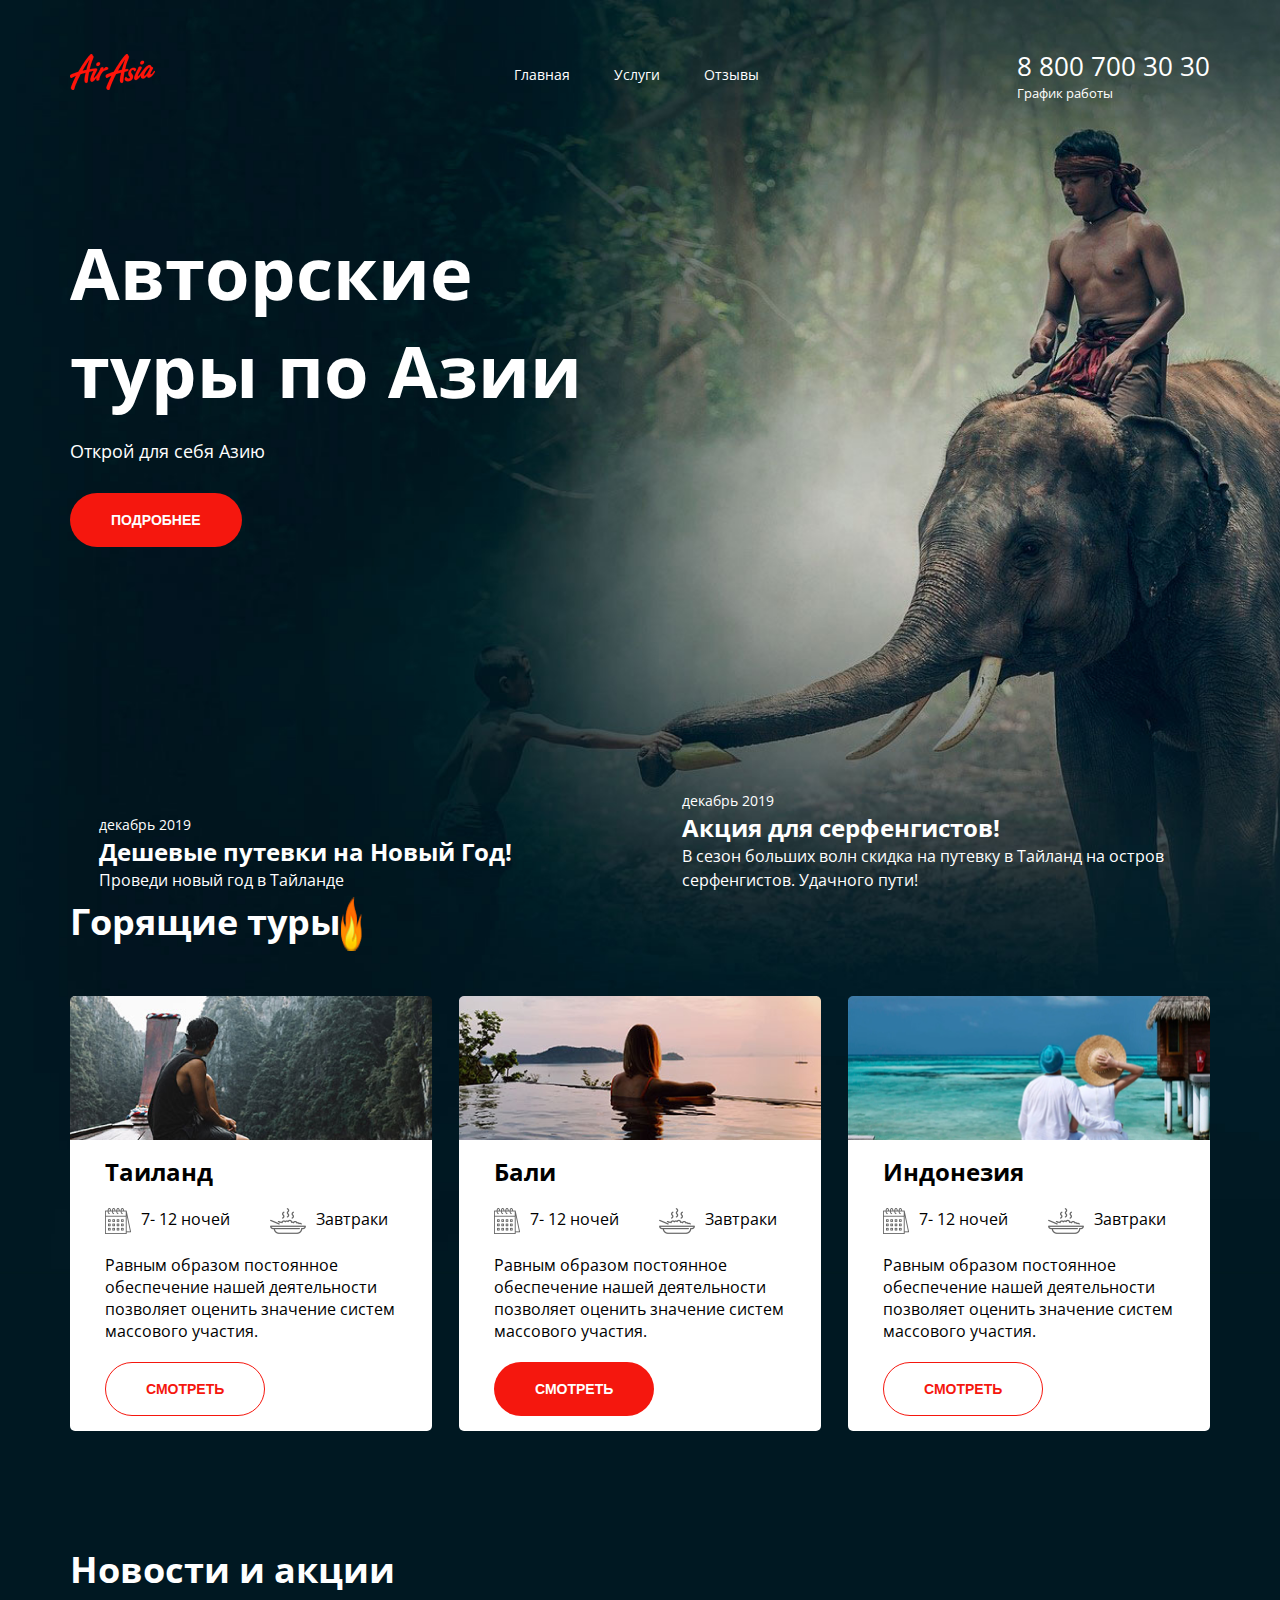
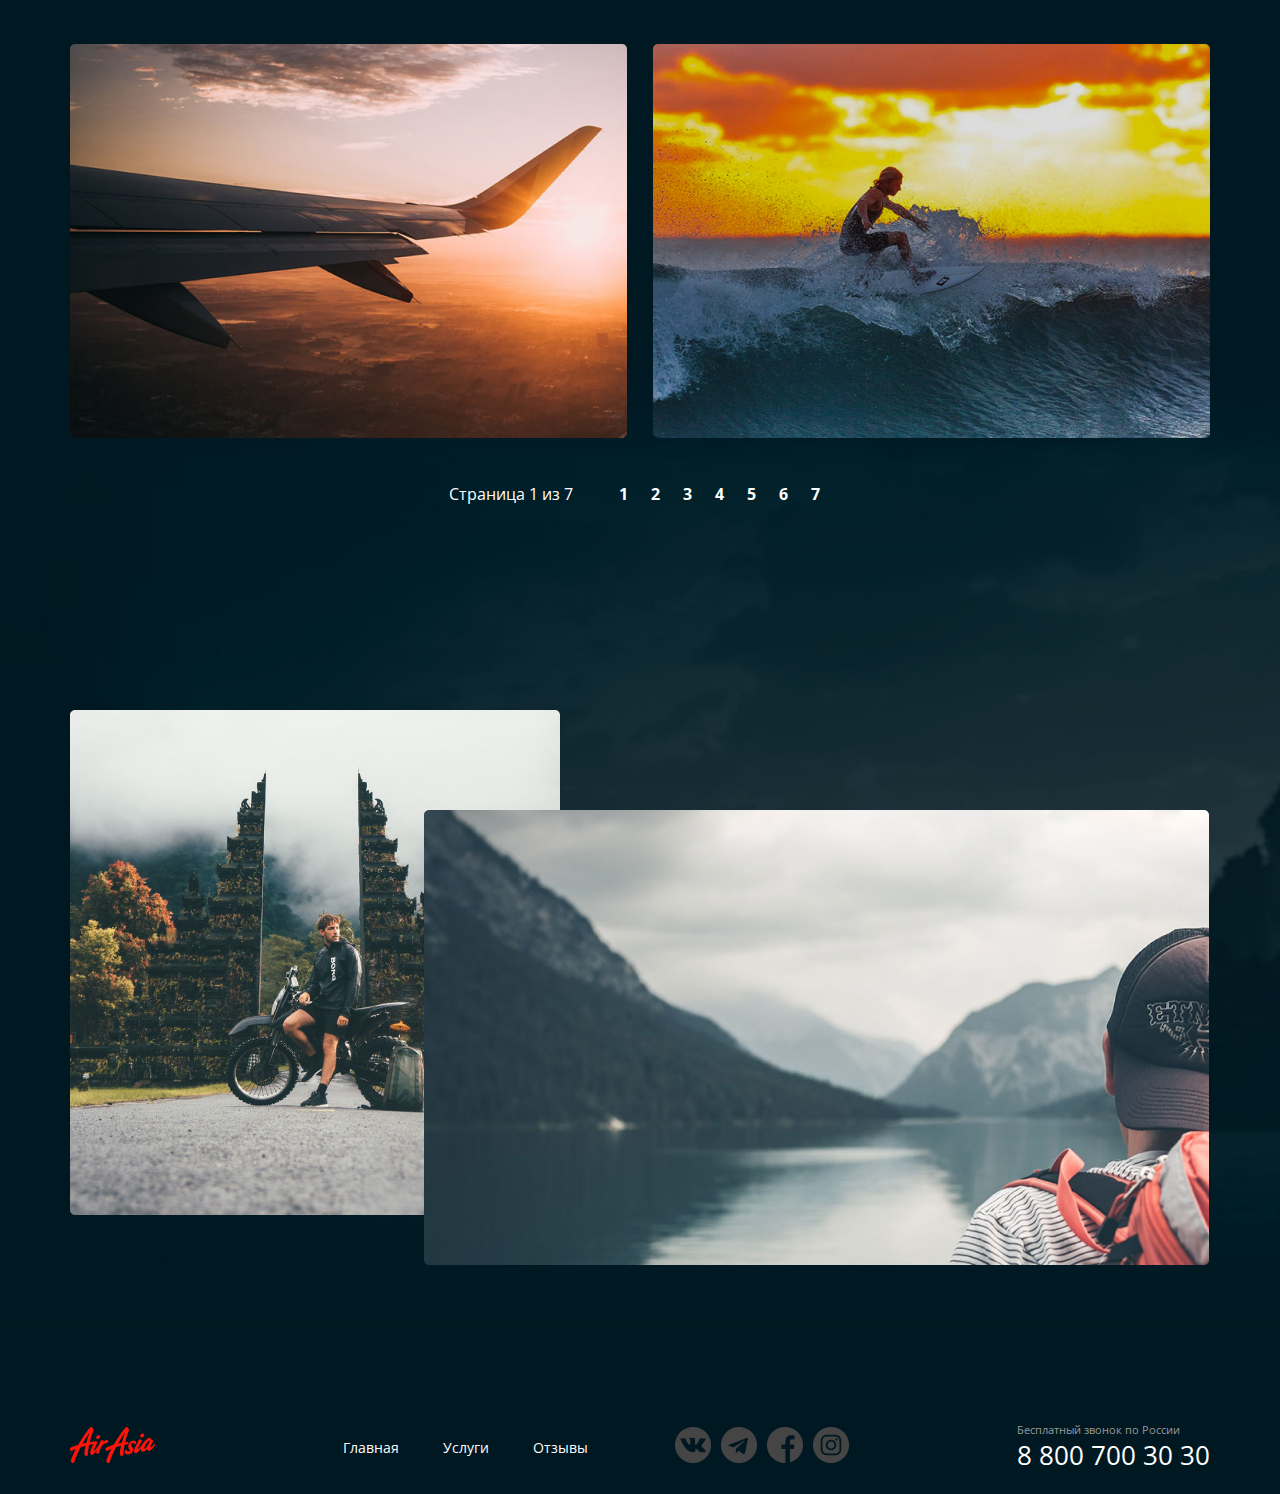
<file: layout/index.html>
<!DOCTYPE html>
<html lang="ru">
<head>
  <meta charset="UTF-8">
  <meta name="viewport" content="width=device-width, initial-scale=1.0">
  <title>Air-Asia</title>
  <link rel="stylesheet" href="main.css">
</head>
<body>
      <div class="wrapper">
        <div class="container">
        <header class="header">
          <div class="logo">
            <a href="#" class="logo__link">
              <img src="./img/logo.png" alt="Иконка логотипа" class="logo__icon">
            </a>
          </div>
          <nav class="menu">          
        <ul class="menu__list">
          <li class="menu__item"> 
            <a href="#" class="menu__link">Главная</a>
          </li>
          <li class="menu__item"> 
            <a href="#" class="menu__link">Услуги</a>
          </li>
          <li class="menu__item"> 
            <a href="#" class="menu__link">Отзывы</a>
          </li>
        </ul>
          </nav>
          <address class="contact">
            <a href="tel:+88007003030" class="contact__phone">8 800 700 30 30</a>
            <div class="contact__hour">График работы</div>
          </address>
        </header>

        <main class="main">
          <section class="prev">
            <h1 class="prev__title">Авторские туры по Азии</h1>
            <p class="prev__text">Открой для себя Азию</p>
            <div class="prev__button">
              <button class="button">Подробнее</button>
            </div>
            
          </section>

          <section class="hot-tours">
            <div class="hot-tours__head">
              <h2 class="hot-tours__title">Горящие туры</h2>
              <img src="./img/flame.png" alt="огонек" class="hot-tours__img">
            </div>
            <ul class="hot-tours__list">

              <li class="hot-tours__item">
                <img src="./img/river.png" alt="картинка к блоку" class="hot-tours__img">
                <div class="hot-tours__content">
                  <h3 class="hot-tours__subtitel">Таиланд</h3>
                  <div class="hot-tours__desc">
                    <div class="hot-tours__desc-block">
                      <img src="./img/calendar.png" alt="иконка" class="hot-tours__icon">
                      <p class="hot-tours__desc-text">7- 12 ночей</p>
                    </div>
                    <div class="hot-tours__desc-block">
                      <img src="./img/meal.png" alt="иконка" class="hot-tours__icon">
                      <p class="hot-tours__desc-text">Завтраки</p>
                    </div>
                    

                  </div>
                  <div class="hot-tours__info">
                    Равным образом постоянное обеспечение нашей деятельности позволяет оценить значение систем массового участия.
                  </div>
                  <div class="hot-tours__button">
                    <button class="button button--border">Смотреть</button>
                  </div>
                </div>
              </li>
              <li class="hot-tours__item">
                <img src="./img/bali.png" alt="картинка к блоку" class="hot-tours__img">
                <div class="hot-tours__content">
                  <h3 class="hot-tours__subtitel">Бали</h3>
                  <div class="hot-tours__desc">
                    <div class="hot-tours__desc-block">
                      <img src="./img/calendar.png" alt="иконка" class="hot-tours__icon">
                      <p class="hot-tours__desc-text">7- 12 ночей</p>
                    </div>
                    <div class="hot-tours__desc-block">
                      <img src="./img/meal.png" alt="иконка" class="hot-tours__icon">
                      <p class="hot-tours__desc-text">Завтраки</p>
                    </div>
                    

                  </div>
                  <div class="hot-tours__info">
                    Равным образом постоянное обеспечение нашей деятельности позволяет оценить значение систем массового участия.
                  </div>
                  <div class="hot-tours__button">
                    <button class="button ">Смотреть</button>
                  </div>
                </div>
              </li>
              <li class="hot-tours__item">
                <img src="./img/ocean.png" alt="картинка к блоку" class="hot-tours__img">
                <div class="hot-tours__content">
                  <h3 class="hot-tours__subtitel">Индонезия</h3>
                  <div class="hot-tours__desc">
                    <div class="hot-tours__desc-block">
                      <img src="./img/calendar.png" alt="иконка" class="hot-tours__icon">
                      <p class="hot-tours__desc-text">7- 12 ночей</p>
                    </div>
                    <div class="hot-tours__desc-block">
                      <img src="./img/meal.png" alt="иконка" class="hot-tours__icon">
                      <p class="hot-tours__desc-text">Завтраки</p>
                    </div>
                  
                  </div>
                  <div class="hot-tours__info">
                    Равным образом постоянное обеспечение нашей деятельности позволяет оценить значение систем массового участия.
                  </div>
                  <div class="hot-tours__button">
                    <button class="button button--border">Смотреть</button>
                  </div>
                </div>
              </li>

            </ul>
          </section>

          <section class="news">
            <h2 class="news__tittle">Новости и акции</h2>
            <ul class="news__cards">
              <li class="news__card">
                <img src="./img/plain.png" alt="фон для карточки" class="news__img">
                <div class="news__content">
                  <time class="news__date">декабрь 2019</time>
                  <h4 class="news__subtitel">Дешевые путевки на Новый Год!</h4>
                  <p class="news__info">Проведи новый год в Тайланде</p>
                </div>
              </li>
              <li class="news__card">
                <img src="./img/Surfer.png" alt="фон для карточки" class="news__img">
                <div class="news__content">
                  <time class="news__date">декабрь 2019</time>
                  <h4 class="news__subtitel">Акция для серфенгистов! </h4>
                  <p class="news__info">В сезон больших волн скидка на путевку в Тайланд на остров серфенгистов. Удачного пути!</p>
                </div>
              </li>
            </ul>
            <div class="paginator">
              <div class="paginator__display">
                Страница <span class="paginator__display-current">1</span>  из 
                <span class="paginator__display-all">7</span>
              </div>
              <ul class="paginator__list">
                <li class="paginator__item">
                  <a href="#" class="paginator__link">1</a>
                </li>
                <li class="paginator__item">
                  <a href="#" class="paginator__link">2</a>
                </li>
                <li class="paginator__item">
                  <a href="#" class="paginator__link">3</a>
                </li>
                <li class="paginator__item">
                  <a href="#" class="paginator__link">4</a>
                </li>
                <li class="paginator__item">
                  <a href="#" class="paginator__link">5</a>
                </li>
                <li class="paginator__item">
                  <a href="#" class="paginator__link">6</a>
                </li>
                <li class="paginator__item">
                  <a href="#" class="paginator__link">7</a>
                </li>
              </ul>
            </div>
          </section>

          <section class="about">
            <img src="./img/gates.png" alt="картинка" class="about__img">
            <div class="about__content">
              <img src="./img/mountains.png" alt="картинка" class="about-sec__img">
                <div class="sub-about__title">
                  <h2 class="about__title">О нас</h2>
                  <p class="about__subtext">Сайт рыбатекст поможет дизайнеру, верстальщику, вебмастеру сгенерировать несколько абзацев более менее осмысленного текста рыбы на русском языке, а начинающему оратору отточить навык публичных выступлений в домашних условиях.
                  </p>
                  <div class="about__button">
                    <button class="button">Подробнее</button>
                  </div>
              </div>

            </div>
          </section>
        </main>

        <footer class="footer">
          <div class="logo">
            <a href="#" class="logo__link">
              <img src="./img/logo.png" alt="Иконка логотипа" class="logo__icon">
            </a>
          </div>
          <nav class="menu menu--footer">          
            <ul class="menu__list">
              <li class="menu__item"> 
                <a href="#" class="menu__link">Главная</a>
              </li>
              <li class="menu__item"> 
                <a href="#" class="menu__link">Услуги</a>
              </li>
              <li class="menu__item"> 
                <a href="#" class="menu__link">Отзывы</a>
              </li>
            </ul>
          </nav>
          <div class="socials">
            <ul class="socials__list">
              <li class="socials__item">
                <a href="#" class="socials__link">
                  <img src="./img/vk.png" alt="иконка VK" class="socials__icon">
                </a>
              </li>
              <li class="socials__item">
                <a href="#" class="socials__link">
                  <img src="./img/telegram.png" alt="иконка TELEGRAM" class="socials__icon">
                </a>
              </li>
              <li class="socials__item">
                <a href="#" class="socials__link">
                  <img src="./img/f.png" alt="иконка FACEBOOK" class="socials__icon">
                </a>
              </li>
              <li class="socials__item">
                <a href="#" class="socials__link">
                  <img src="./img/in.png" alt="иконка INSTAGRAM" class="socials__icon">
                </a>
              </li>
            </ul>
          </div>
          <address class="contact">
            <div class="contact__call">Бесплатный звонок по России</div>
            <a href="tel:+88007003030" class="contact__phone">8 800 700 30 30</a>
          </address>
        </footer>
      </div>
    </div>
</body>
</html>
</file>
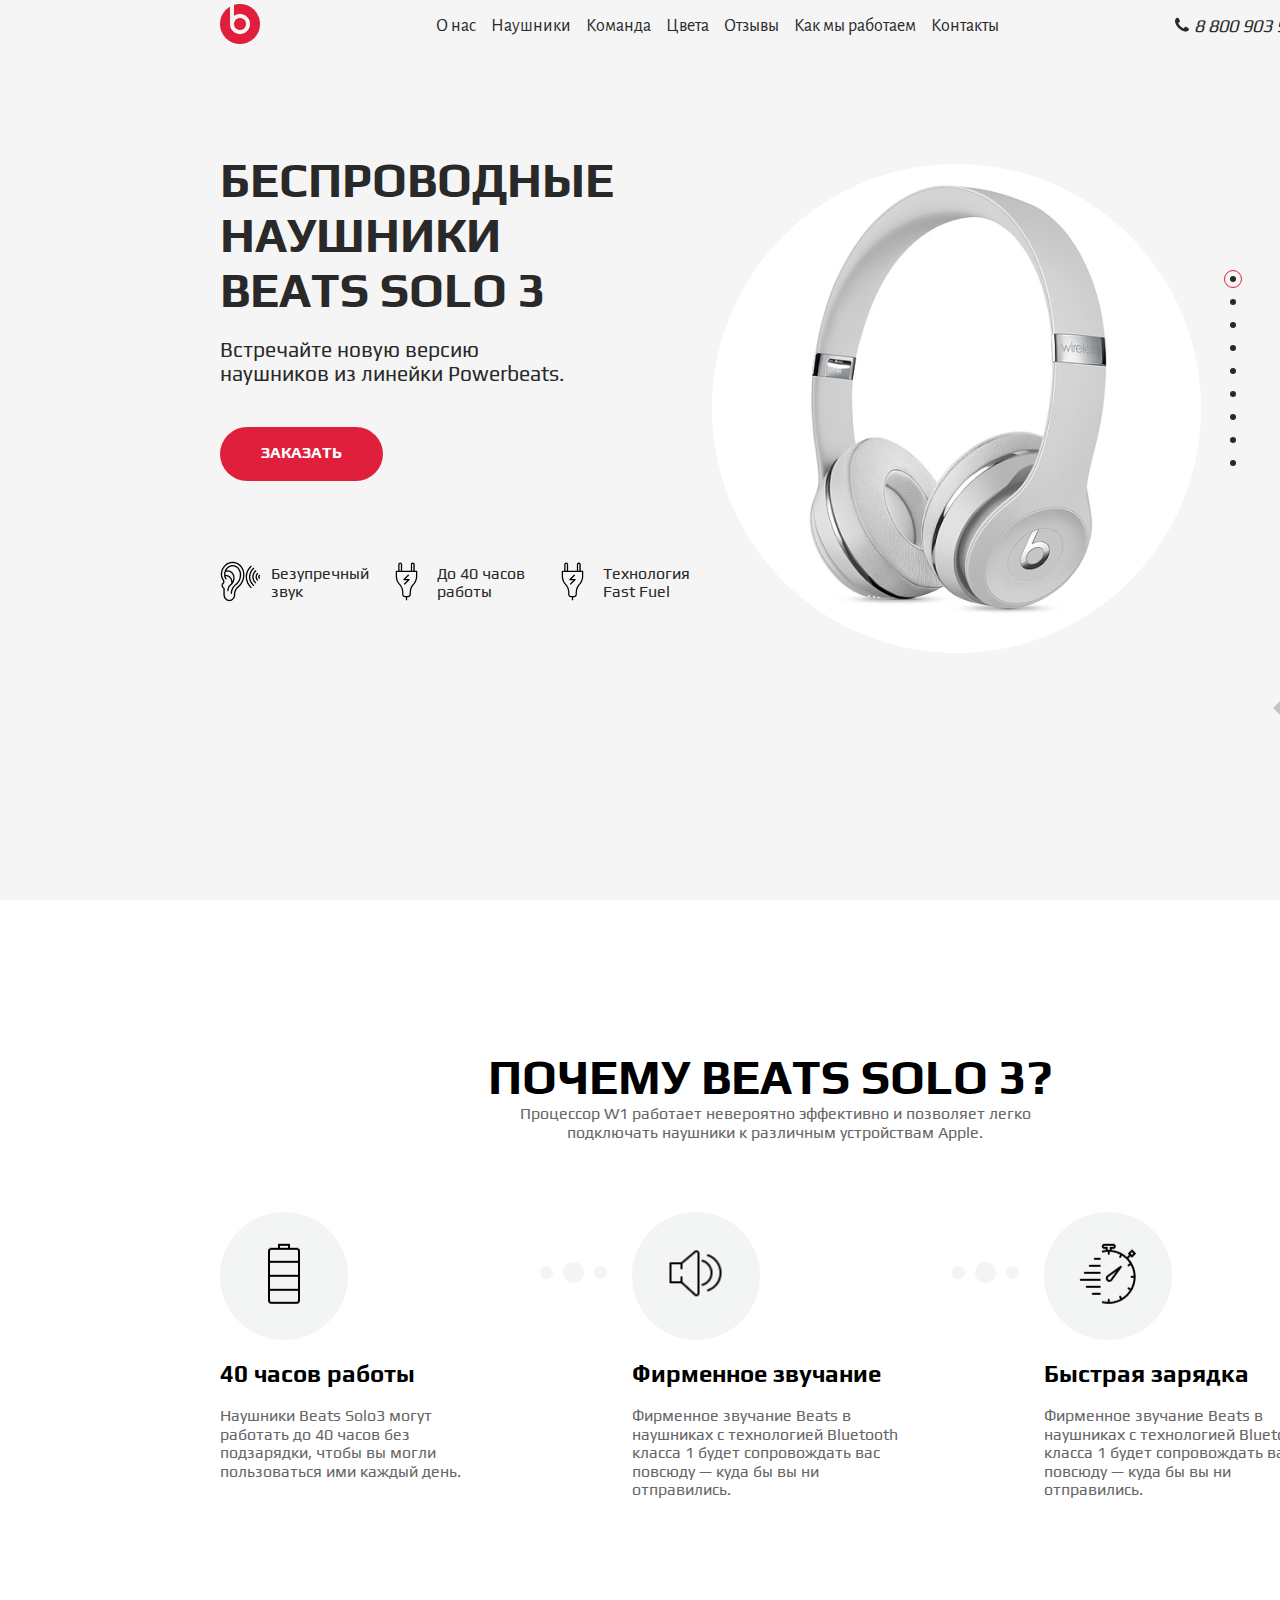
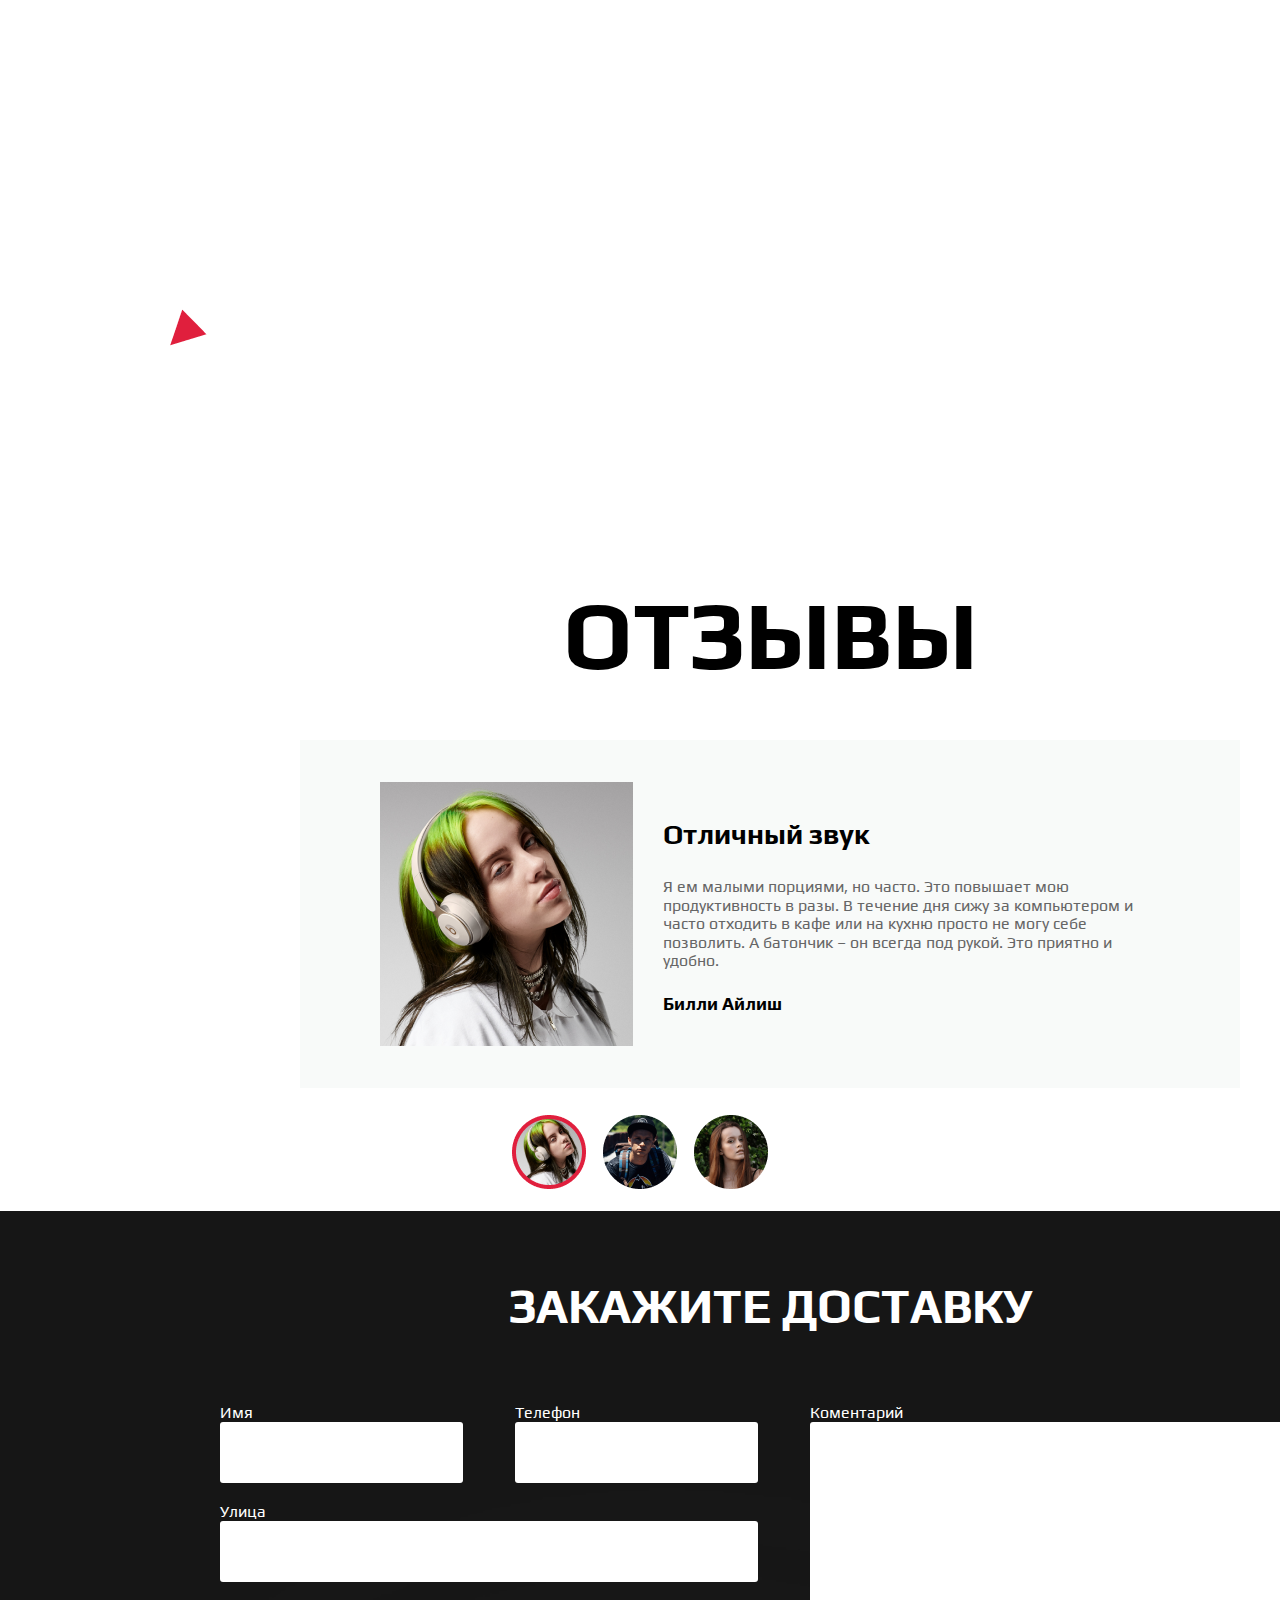
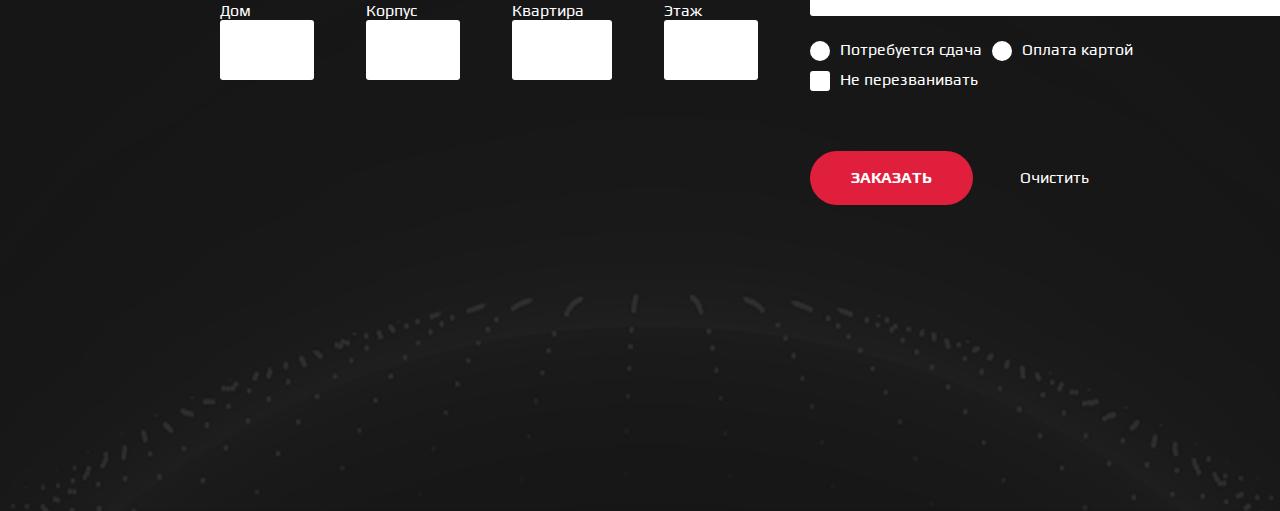
<file: layout_2/layout_2/index.html>
<!DOCTYPE html>
<html lang="ru">
<head>
  <meta charset="UTF-8">
  <meta name="viewport" content="width=device-width, initial-scale=1.0">
  <link rel="stylesheet" href="css/normalize.css">
  <link rel="stylesheet" href="css/main.css">
  <title>BEATS</title>
</head>
<body>
    <div class="wrapper">

        <section class="prev">
          <div class="container container__header">
            <header class="header">
              <div class="logo">
                <img src="./img/logo.png" alt="logo">
              </div>
              <div class="nav">
                <nav class="menu">
                  <ul class="menu__list">
                    <li class="menu__item">
                      <a href="" class="menu__link">О нас</a>
                    </li>
                    <li class="menu__item">
                      <a href="" class="menu__link">Наушники</a>
                    </li>
                    <li class="menu__item">
                      <a href="" class="menu__link">Команда</a>
                    </li>
                    <li class="menu__item">
                      <a href="" class="menu__link">Цвета</a>
                    </li>
                    <li class="menu__item">
                      <a href="" class="menu__link">Отзывы</a>
                    </li>
                    <li class="menu__item">
                      <a href="" class="menu__link">Как мы работаем</a>
                    </li>
                    <li class="menu__item">
                      <a href="" class="menu__link">Контакты </a>
                    </li>
                  </ul>
                </nav>
              </div>
              <address class="contact">
                <a href="tel:+78009039090" class="contact__tel">8 800 903 90 90</a>
              </address>
            </header>

            <div class="prev__info">
              <div class="prev__title">
                <h1 class="prev__title__text">Беспроводные наушники Beats Solo 3</h1>
              </div>
              <div class="prev__subtitle">
                <p class="prev__subtitle__text">Встречайте новую версию наушников 
                  из линейки Powerbeats.</p>
              </div>
              <div class="prev__button">
                <button class="button">Заказать</button>
              </div>
            </div>

            <div class="prev__short">
              <ul class="prev__list">
                <li class="prev__item">
                  <div class="prev__item__img">
                    <img src="img/noise 1.png" alt="">
                  </div>
                  <div class="prev__item__text">
                    <p class="prev__text">Безупречный звук</p>
                  </div>
                </li>
                <li class="prev__item">
                  <div class="prev__item__img">
                    <img src="img/main-3.png" alt="">
                  </div>
                  <div class="prev__item__text">
                    <p class="prev__text">До 40 часов работы</p>
                  </div>
                </li>
                <li class="prev__item">
                  <div class="prev__item__img">
                    <img src="img/main-3.png" alt="">
                  </div>
                  <div class="prev__item__text">
                    <p class="prev__text">Технология Fast Fuel </p>
                  </div>
                </li>
            </div>

            <div class="element">
              <div class="element__figure"></div>
            </div>
          </div>
        </section>

        <section class="features">
          <div class="container container__features">
            <div class="features__overwue">
              <div class="features__title">
                <h1 class="features__title__text">почему beats solo 3?</h1>
              </div>
              <div class="features__subtitle">
                <p class="features__subtitle__text">Процессор W1 работает невероятно эффективно и позволяет легко 
                  подключать наушники к различным устройствам Apple.</p>
              </div>
            </div>
  
              <div class="features__desc">
               <ul class="features__list">
                <li class="features__item">
                  <div class="features__img">
                    <div class="features__icon">
                      <img src="./img/feat-1.png" alt="battery" class="feature__image">
                    </div>
                  </div>
                  <div class="features__subdesc">
                    <div class="features__desc">
                      <div class="features__card__title">
                        <h2 class="features__card__text">40 часов работы</h2>
                      </div>
                    </div>
                      <div class="features__card__subtitle">
                        <p class="features__card__subtext">Наушники Beats Solo3 могут работать 
                          до 40 часов без подзарядки, чтобы вы 
                          могли пользоваться ими каждый день.
                        </p>
                      </div>
                  </div>
                </li>
                <li class="features__item">
                  <div class="features__img">
                    <div class="features__icon">
                      <img src="./img/sound 1.png" alt="battery" class="feature__image">
                    </div>
                  </div>
                  <div class="features__subdesc">
                    <div class="features__desc">
                      <div class="features__card__title">
                        <h2 class="features__card__text">Фирменное звучание</h2>
                      </div>
                    </div>
                      <div class="features__card__subtitle">
                        <p class="features__card__subtext">Фирменное звучание Beats в наушниках 
                          с технологией Bluetooth класса 
                          1 будет сопровождать вас повсюду — 
                          куда бы вы ни отправились.
                        </p>
                      </div>
                  </div>
                </li>
                <li class="features__item">
                  <div class="features__img">
                    <div class="features__icon">
                      <img src="./img/time 1.png" alt="battery" class="feature__image">
                    </div>
                  </div>
                  <div class="features__subdesc">
                    <div class="features__desc">
                      <div class="features__card__title">
                        <h2 class="features__card__text">Быстрая зарядка</h2>
                      </div>
                    </div>
                      <div class="features__card__subtitle">
                        <p class="features__card__subtext">Фирменное звучание Beats в наушниках 
                          с технологией Bluetooth класса 
                          1 будет сопровождать вас повсюду — 
                          куда бы вы ни отправились.
                        </p>
                      </div>
                  </div>
                </li>
               </ul>
            </div>


          </div>
        </section>

        <section class="feedback">
            <div class="container container__feedback">
                <div class="feedback__title">
                  <h1>отзывы</h1>
                </div>
                <div class="feedback__area">
                  <div class="feedback__overwue">
                    <img src="./img/Rectangle 7.png" alt="фото профиля">
                    <div class="feedback__comment">
                      <div class="feedback__title__text">
                        <h3>Отличный звук</h3>
                      </div>
                      <div class="feedback__text">
                        <p>Я ем малыми порциями, но часто. Это повышает мою продуктивность в разы. В течение дня сижу за компьютером и часто отходить в кафе или на кухню просто не могу себе позволить. А батончик – он всегда под рукой. Это приятно и удобно. </p>
                      </div>
                      <div class="feedback__subtitle">
                        <h4>Билли Айлиш</h4>
                      </div>

                    </div>
                  </div>

                  <div class="element__second">
                    <div class="element__elipse">
                      <img src="./img/Ellipse 4.png" alt="">
                    </div>
                  </div>
                </div>

            </div>
            <div class="feedback__profiles">
                <ul class="feedback__list">
                  <li class="feedback__item">
                    <button class="feedback__button">
                      <div class="feedback__avatar">
                        <img src="./img/avatar1.png" alt="" class="feedback__image">
                      </div>
                    </button>
                  </li>
                  <li class="feedback__item">
                    <button class="feedback__button">
                      <div class="feedback__avatar">
                        <img src="./img/avatar2.png" alt="" class="feedback__image">
                      </div>
                    </button>
                  </li>
                  <li class="feedback__item">
                    <button class="feedback__button">
                      <div class="feedback__avatar">
                        <img src="./img/avatar3.png" alt="" class="feedback__image">
                      </div>
                    </button>
                  </li>
                </ul>
            </div>
            
        </section>

        <section class="order">
            <div class="container container__order">
              <div class="order__title">
                <h1 class="order__title__text">
                  закажите доставку
                </h1>
              </div>
              <div class="order__form">
                <form class="form">
                  <div class="form__col">
                    <div class="form__row">
                      <label class="form__block">
                        <div class="form__title">
                          Имя
                        </div>
                        <input type="text" class="form__input"></input>
                      </label>
                      <label class="form__block">
                        <div class="form__title">
                          Телефон
                        </div>
                        <input type="text" class="form__input"></input>
                      </label>
                    </div>
                    <div class="form__row">
                      <label class="form__block">
                        <div class="form__title">
                          Улица
                        </div>
                        <input type="text" class="form__input"></input>
                      </label>
                    </div>
                    <div class="form__row">
                      <label class="form__block">
                        <div class="form__title">
                          Дом
                        </div>
                        <input type="text" class="form__input"></input>
                      </label>
                      <label class="form__block">
                        <div class="form__title">
                          Корпус
                        </div>
                        <input type="text" class="form__input"></input>
                      </label>
                      <label class="form__block">
                        <div class="form__title">
                          Квартира
                        </div>
                        <input type="text" class="form__input"></input>
                      </label>
                      <label class="form__block">
                        <div  class="form__title">
                          Этаж
                        </div>
                        <input type="text" class="form__input"></input>
                      </label>
                    </div>
                  </div>
                  <div class="form__col">
                    <div class="form__row">
                      <label class="form__block">
                        <div class="form__title">
                          Коментарий
                        </div>
                        <textarea type="text" class="form__input form__input--textarea"></textarea>
                      </label>
                    </div>
                    <div class="form__radio">
                      <label class="radio">
                        <input type="radio" name="option" class="radio__elem">
                        <div class="radio__visible"></div>
                        <div class="radio__title">Потребуется сдача</div>
                      </label>
                      <label class="radio">
                        <input type="radio" name="option" class="radio__elem">
                        <div class="radio__visible"></div>
                        <div class="radio__title">Оплата картой</div>
                      </label>
                    </div>
                    <div class="form__controls">
                      <label class="radio radio--check">
                        <input type="checkbox"  class="radio__elem radio--check">
                        <div class="radio__visible"></div>
                        <div class="radio__title">Не перезванивать</div>
                      </label>
                    </div>
                    <div class="form__buttons">
                      <div class="prev__button">
                        <button class="button">Заказать</button>
                      </div>
                      <div class="prev__button">
                        <button class="button button--transparent">Очистить</button>
                      </div>
                    </div>
                  </div>
                </form>
              </div>
            </div>
        </section>
    </div>
    <nav class="fixed__menu">
      <ul class="fixed__list">
        <li class="fixed__item fixed__item--active">
          <a href="#" class="fixed__link"></a>
        </li>
        <li class="fixed__item">
          <a href="#" class="fixed__link"></a>
        </li>
        <li class="fixed__item">
          <a href="#" class="fixed__link"></a>
        </li>
        <li class="fixed__item">
          <a href="#" class="fixed__link"></a>
        </li>
        <li class="fixed__item">
          <a href="#" class="fixed__link"></a>
        </li>
        <li class="fixed__item">
          <a href="#" class="fixed__link"></a>
        </li>
        <li class="fixed__item">
          <a href="#" class="fixed__link"></a>
        </li>
        <li class="fixed__item">
          <a href="#" class="fixed__link"></a>
        </li>
        <li class="fixed__item">
          <a href="#" class="fixed__link"></a>
        </li>
      </ul>
    </nav>
</body>
</html>
</file>
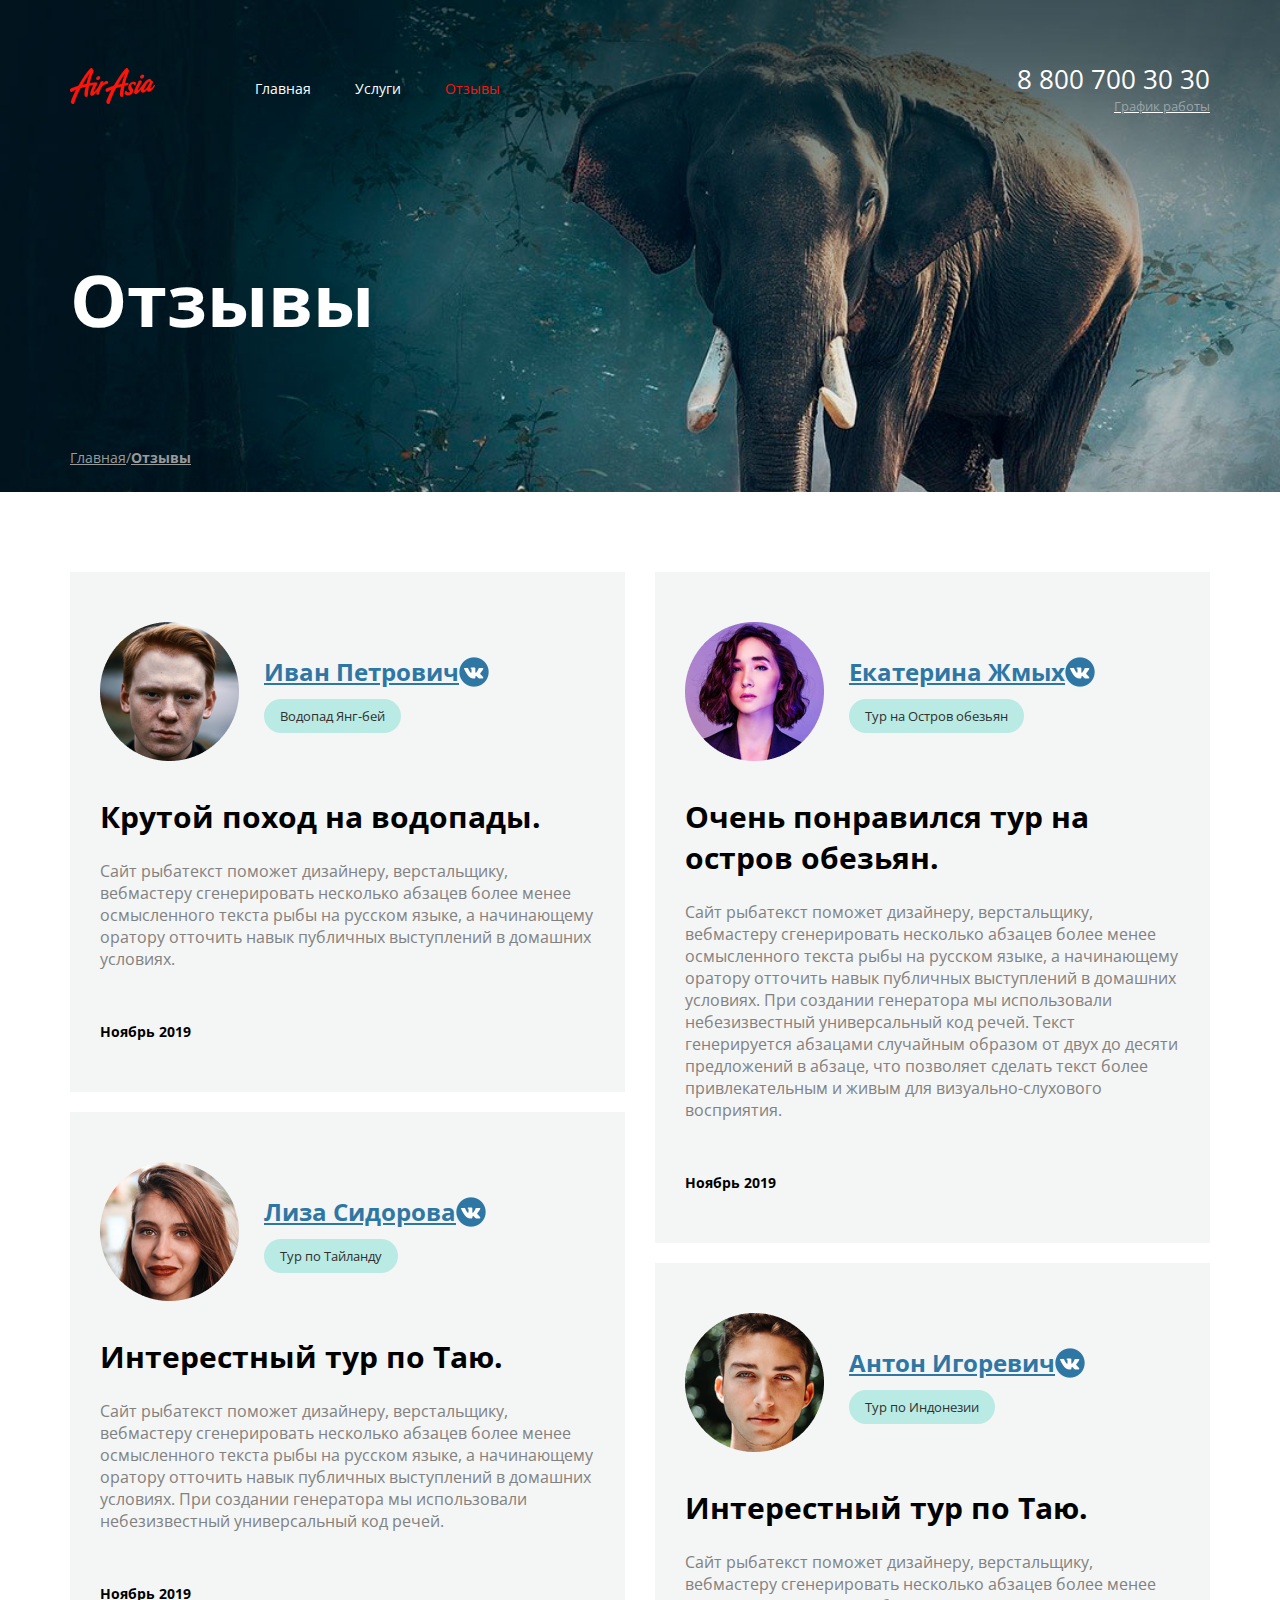
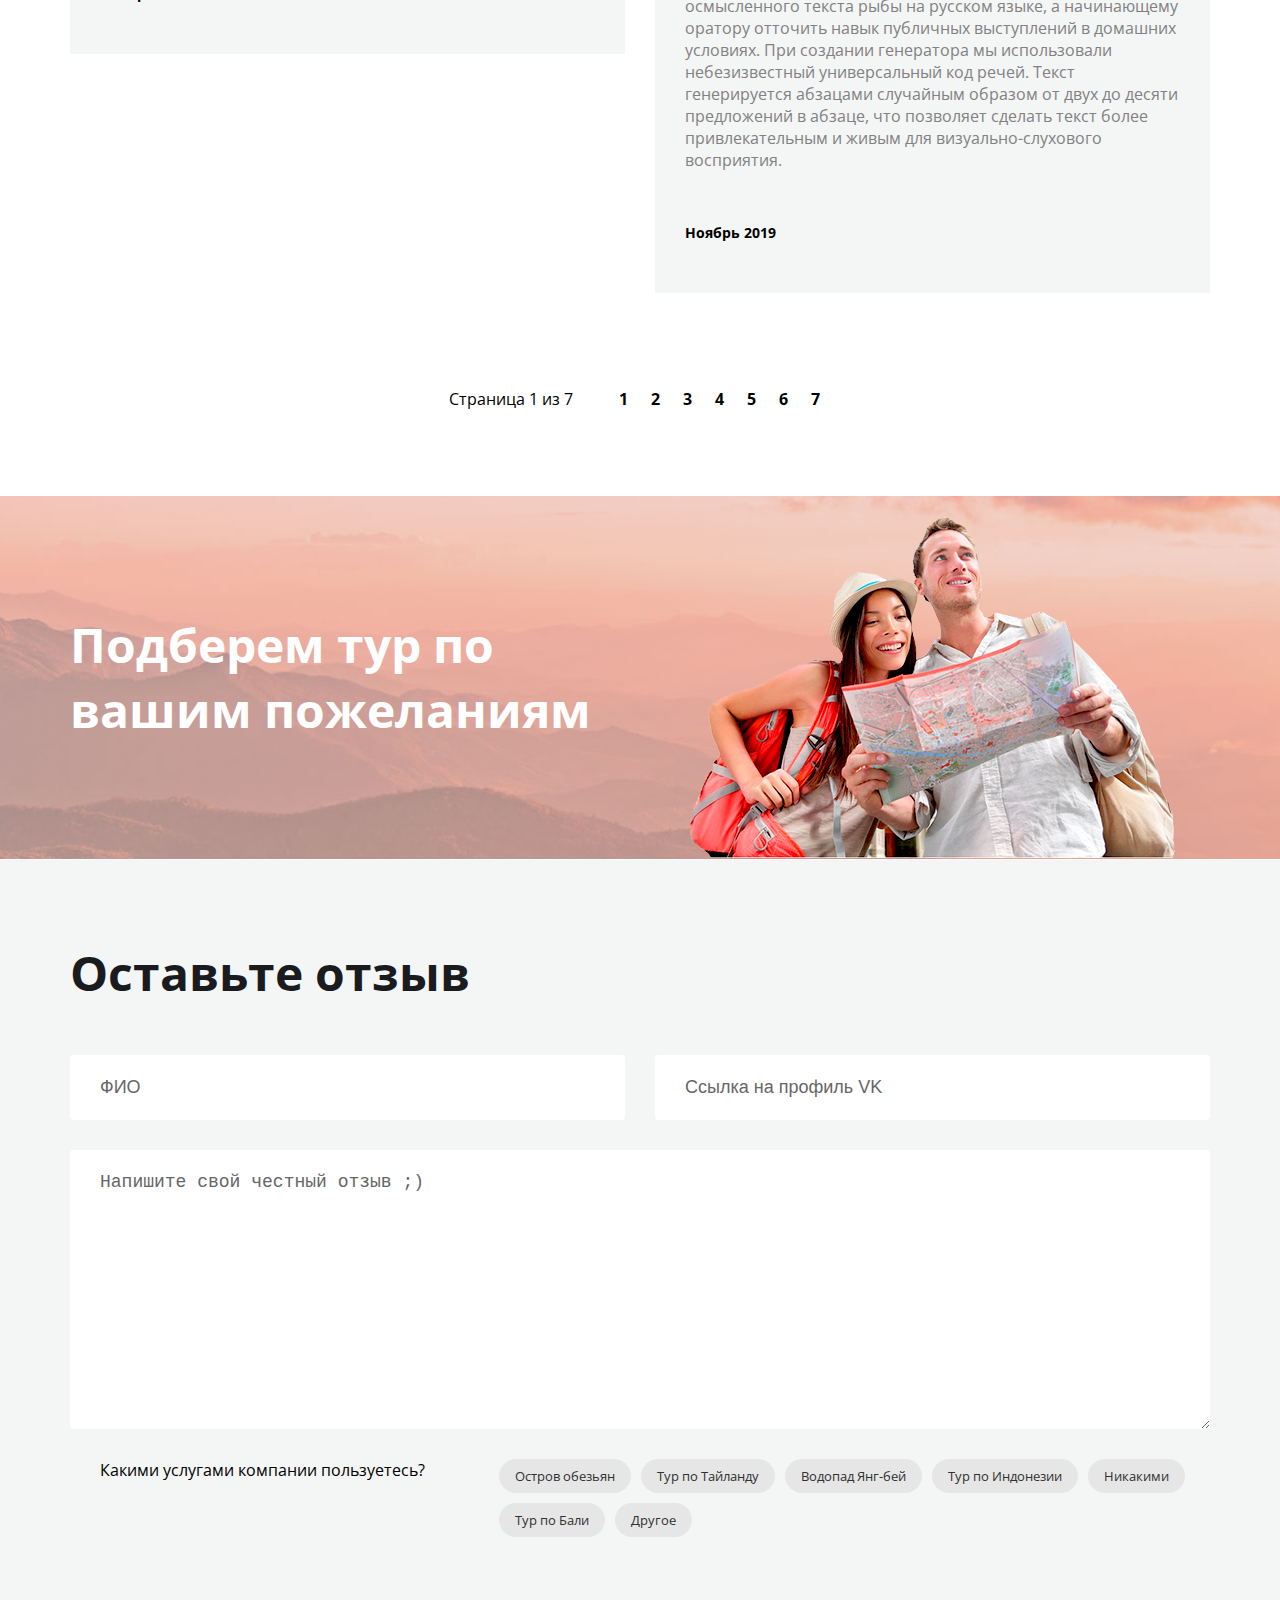
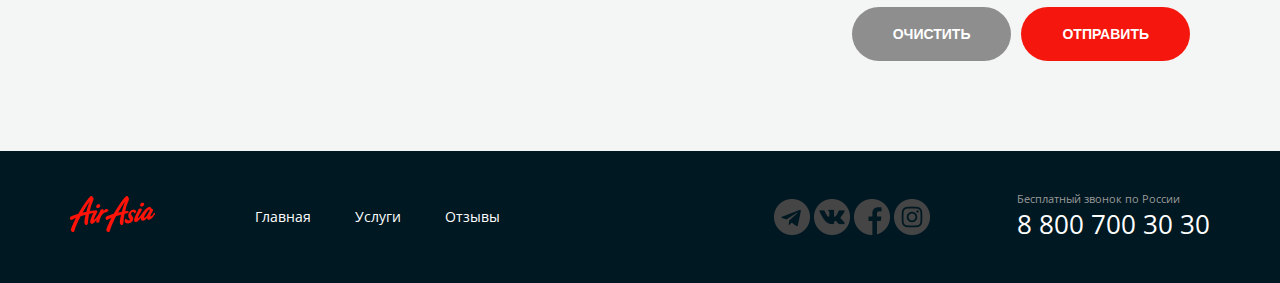
<file: layout/feedback.html>
<!DOCTYPE html>
<html lang="ru">
<head>
  <meta charset="UTF-8">
  <meta name="viewport" content="width=device-width, initial-scale=1.0">
  <title>Отзывы</title>
  <link rel="stylesheet" href="feedback.css">
</head>
<body>
    <div class="wrapper">
      <section class="header__top">
        <div class="container header__top--container">
          <header class="header">
            <div class="header__column">
              <div class="logo">
                <a href="./index.html" class="logo__link">
                  <img src="./img/logo.png" alt="Иконка логотипа" class="logo__icon">
                </a>
              </div>
              <nav class="menu">          
                <ul class="menu__list">
                    <li class="menu__item"> 
                      <a href="./index.html" class="menu__link">Главная</a>
                    </li>
                    <li class="menu__item"> 
                      <a href="./services.html" class="menu__link">Услуги</a>
                    </li>
                    <li class="menu__item"> 
                      <a href="./feedback.html" class="menu__link menu__link--active">Отзывы</a>
                    </li>
                </ul>
              </nav>
            </div>
            <div class="heder__column heder__column--alighn--right">
              <address class="contact">
                <a href="tel:+88007003030" class="contact__phone">8 800 700 30 30</a>
                <div class="contact__hour">
                  <a href="#" class="contact__dropdawn">График работы</a>
                  <div class="dropdawn__menu">                
                    <div class="contact__dropdawn-triangl">
                      <div class="contact__dropdawn-triangle-text">
                        <p class="contact__dropdawn-triangle__sub-text contact__dropdawn-triangle__sub-text--bold">пн-вс: 09:00 - 20:00</p>
                        <p class="contact__dropdawn-triangle__sub-text">Обед: 14:00-14:30</p>
                      </div>
                    </div>
                  </div>
  
                </div>
              </address>
            </div>
          </header>
            <h1 class="service__title">Отзывы</h1>
            <nav class="breadcrumbs">
              <ul class="breadcrumbs__list">
                <li class="breadcrumbs__item">
                  <a href="./index.html" class="breadcrumbs__link">Главная</a>
                </li>
                <li class="breadcrumbs__item breadcrumbs__item--active ">
                  <a href="./feedback.html" class="breadcrumbs__link">Отзывы</a>
                </li>
              </ul>
            </nav>
        </section>


        <main class="feedback__main">
          <div class="container">
            <ul class="feedback__main__list">
              <li class="feedback__item feedback">
                <div class="feedback__head">
                  <div class="feedback__photo">
                    <div class="avatar">
                      <img src="./img/user.png" alt="Фото" class="avatar__img">
                    </div>
                  </div>
                  <div class="feedback__info">
                    <a href="#" class="feedback__link">
                      Иван Петрович
                    </a>
                    <ul class="feedback__list">
                      <li class="user__item tag tag--color">
                        Водопад Янг-бей
                      </li>
                    </ul>
                  </div>
                </div>
                <div class="feedback__content">
                  <h3 class="feedback__title">Крутой поход на водопады.</h3>
                  <div class="feedback__text">
                    <p>Сайт рыбатекст поможет дизайнеру, верстальщику, вебмастеру сгенерировать несколько абзацев более менее осмысленного текста рыбы на русском языке, а начинающему оратору отточить навык публичных выступлений в домашних условиях.</p>
                  </div>
                  <time class="feedback__time">Ноябрь 2019</time>
                </div>
              </li>
              <li class="feedback__item feedback">
                <div class="feedback__head">
                  <div class="feedback__photo">
                    <div class="avatar">
                      <img src="./img/user3.png" alt="Фото" class="avatar__img">
                    </div>
                  </div>
                  <div class="feedback__info">
                    <a href="#" class="feedback__link">
                      Лиза Сидорова
                    </a>
                    <ul class="feedback__list">
                      <li class="user__item tag tag--color">
                        Тур по Тайланду
                      </li>
                    </ul>
                  </div>
                </div>
                <div class="feedback__content">
                  <h3 class="feedback__title">Интерестный тур по Таю.</h3>
                  <div class="feedback__text">
                    <p>Сайт рыбатекст поможет дизайнеру, верстальщику, вебмастеру сгенерировать несколько абзацев более менее осмысленного текста рыбы на русском языке, а начинающему оратору отточить навык публичных выступлений в домашних условиях. При создании генератора мы использовали небезизвестный универсальный код речей. </p>
                  </div>
                  <time class="feedback__time">Ноябрь 2019</time>
                </div>
              </li>
              <li class="feedback__item feedback">
                <div class="feedback__head">
                  <div class="feedback__photo">
                    <div class="avatar">
                      <img src="./img/user2.png" alt="Фото" class="avatar__img">
                    </div>
                  </div>
                  <div class="feedback__info">
                    <a href="#" class="feedback__link">
                      Екатерина Жмых
                    </a>
                    <ul class="feedback__list">
                      <li class="user__item tag tag--color">
                        Тур на Остров обезьян
                      </li>
                    </ul>
                  </div>
                </div>
                <div class="feedback__content">
                  <h3 class="feedback__title">Очень понравился тур на остров обезьян.</h3>
                  <div class="feedback__text">
                    <p>Сайт рыбатекст поможет дизайнеру, верстальщику, вебмастеру сгенерировать несколько абзацев более менее осмысленного текста рыбы на русском языке, а начинающему оратору отточить навык публичных выступлений в домашних условиях. При создании генератора мы использовали небезизвестный универсальный код речей. Текст генерируется абзацами случайным образом от двух до десяти предложений в абзаце, что позволяет сделать текст более привлекательным и живым для визуально-слухового восприятия.</p>
                  </div>
                  <time class="feedback__time">Ноябрь 2019</time>
                </div>
              </li>
              <li class="feedback__item feedback">
                <div class="feedback__head">
                  <div class="feedback__photo">
                    <div class="avatar">
                      <img src="./img/user4.png" alt="Фото" class="avatar__img">
                    </div>
                  </div>
                  <div class="feedback__info">
                    <a href="#" class="feedback__link">
                      Антон Игоревич
                    </a>
                    <ul class="feedback__list">
                      <li class="user__item tag tag--color">
                        Тур по Индонезии
                      </li>
                    </ul>
                  </div>
                </div>
                <div class="feedback__content">
                  <h3 class="feedback__title">Интерестный тур по Таю.</h3>
                  <div class="feedback__text">
                    <p>Сайт рыбатекст поможет дизайнеру, верстальщику, вебмастеру сгенерировать несколько абзацев более менее осмысленного текста рыбы на русском языке, а начинающему оратору отточить навык публичных выступлений в домашних условиях. При создании генератора мы использовали небезизвестный универсальный код речей. Текст генерируется абзацами случайным образом от двух до десяти предложений в абзаце, что позволяет сделать текст более привлекательным и живым для визуально-слухового восприятия.</p>
                  </div>
                  <time class="feedback__time">Ноябрь 2019</time>
                </div>
              </li>
            </ul>
            <div class="paginator paginator--services">
              <div class="paginator__display paginator__display--services">
                Страница <span class="paginator__display-current">1</span>  из 
                <span class="paginator__display-all">7</span>
              </div>
              <ul class="paginator__list ">
                <li class="paginator__item">
                  <a href="#" class="paginator__link paginator__link--services">1</a>
                </li>
                <li class="paginator__item">
                  <a href="#" class="paginator__link paginator__link--services">2</a>
                </li>
                <li class="paginator__item">
                  <a href="#" class="paginator__link paginator__link--services">3</a>
                </li>
                <li class="paginator__item">
                  <a href="#" class="paginator__link paginator__link--services">4</a>
                </li>
                <li class="paginator__item">
                  <a href="#" class="paginator__link paginator__link--services">5</a>
                </li>
                <li class="paginator__item">
                  <a href="#" class="paginator__link paginator__link--services">6</a>
                </li>
                <li class="paginator__item">
                  <a href="#" class="paginator__link paginator__link--services">7</a>
                </li>
              </ul>
            </div>
          </div>

        </main>

        <section class="banner">
          <div class="container">
            <div class="banner__content">
              <h2 class="banner__title">Подберем тур по вашим пожеланиям</h2>
            </div>
          </div>
        </section>

        <section class="form__section">
          <div class="container">
            <h1 class="form__section__title">
              Оставьте отзыв
            </h1>
            <form class="form">
              <div class="form__place">
                <input action="" placeholder="ФИО" class="form__input">
                <input action="" placeholder="Ссылка на профиль VK" class="form__input">
              </div>
              <div class="form__place">
                <textarea name="q" id="" cols="30" rows="10" placeholder="Напишите свой честный отзыв ;)" class="form__input form__input--textarea"></textarea>
              </div>
              <div class="form__control">
                <div class="form__control-title">
                  Какими услугами компании пользуетесь?
                </div>
                <ul class="form__control-list">
                  <li class="form__control-item">
                    <label class="form__elements">
                      <input type="checkbox" class="form__checkbox">
                      <div class="tag form__tag">Остров обезьян</div>
                    </label>
                  </li>
                  <li class="form__control-item">
                    <label class="form__elements">
                      <input type="checkbox" class="form__checkbox">
                      <div class="tag form__tag">Тур по Тайланду</div>
                    </label>
                  </li>
                  <li class="form__control-item">
                    <label class="form__elements">
                      <input type="checkbox" class="form__checkbox">
                      <div class="tag form__tag">Водопад Янг-бей</div>
                    </label>
                  </li>
                  <li class="form__control-item">
                    <label class="form__elements">
                      <input type="checkbox" class="form__checkbox">
                      <div class="tag form__tag">Тур по Индонезии</div>
                    </label>
                  </li>
                  <li class="form__control-item">
                    <label class="form__elements">
                      <input type="checkbox" class="form__checkbox">
                      <div class="tag form__tag">Никакими</div>
                    </label>
                  </li>
                  <li class="form__control-item">
                    <label class="form__elements">
                      <input type="checkbox" class="form__checkbox">
                      <div class="tag form__tag">Тур по Бали</div>
                    </label>
                  </li>
                  <li class="form__control-item">
                    <label class="form__elements">
                      <input type="checkbox" class="form__checkbox">
                      <div class="tag form__tag">Другое</div>
                    </label>
                  </li>
                </ul>
              </div>
            </form>
            <div class="form__button">
              <div class="form__button ">
                <button class="button">Очистить</button>
              </div>
              <div class="form__button ">
                <button class="button form__button--color--red">Отправить</button>
              </div>
            </div>

          </div>
        </section>

        <footer class="footer footer--services">
          <div class="container container--footer">
            <div class="footer__col">
              <div class="logo">
                <a href="#" class="logo__link">
                  <img src="./img/logo.png" alt="Иконка логотипа" class="logo__icon">
                </a>
              </div>
              <nav class="menu menu--footer">          
                <ul class="menu__list">
                  <li class="menu__item"> 
                    <a href="#" class="menu__link">Главная</a>
                  </li>
                  <li class="menu__item"> 
                    <a href="#" class="menu__link">Услуги</a>
                  </li>
                  <li class="menu__item"> 
                    <a href="#" class="menu__link">Отзывы</a>
                  </li>
                </ul>
              </nav>
            </div>
          
            <div class="footer__col footer__col--aligtn--itm--right">
              <div class="socials">
                <ul class="socials__list">
                  <li class="socials__item">
                    <a href="#" class="socials__link socials__link--tg">
                    </a>
                  </li>
                  <li class="socials__item">
                    <a href="#" class="socials__link socials__link--vk">
                    </a>
                  </li>
                  <li class="socials__item">
                    <a href="#" class="socials__link socials__link--fb ">
                    </a>
                  </li>
                  <li class="socials__item">
                    <a href="#" class="socials__link socials__link--in">
                    </a>
                  </li>
                </ul>
              </div>
              <address class="contact">
                <div class="contact__call">Бесплатный звонок по России</div>
                <a href="tel:+88007003030" class="contact__phone">8 800 700 30 30</a>
              </address>
            </div>
          </div>
            
  
  
        </footer>
    </div>
</body>
</html>
</file>
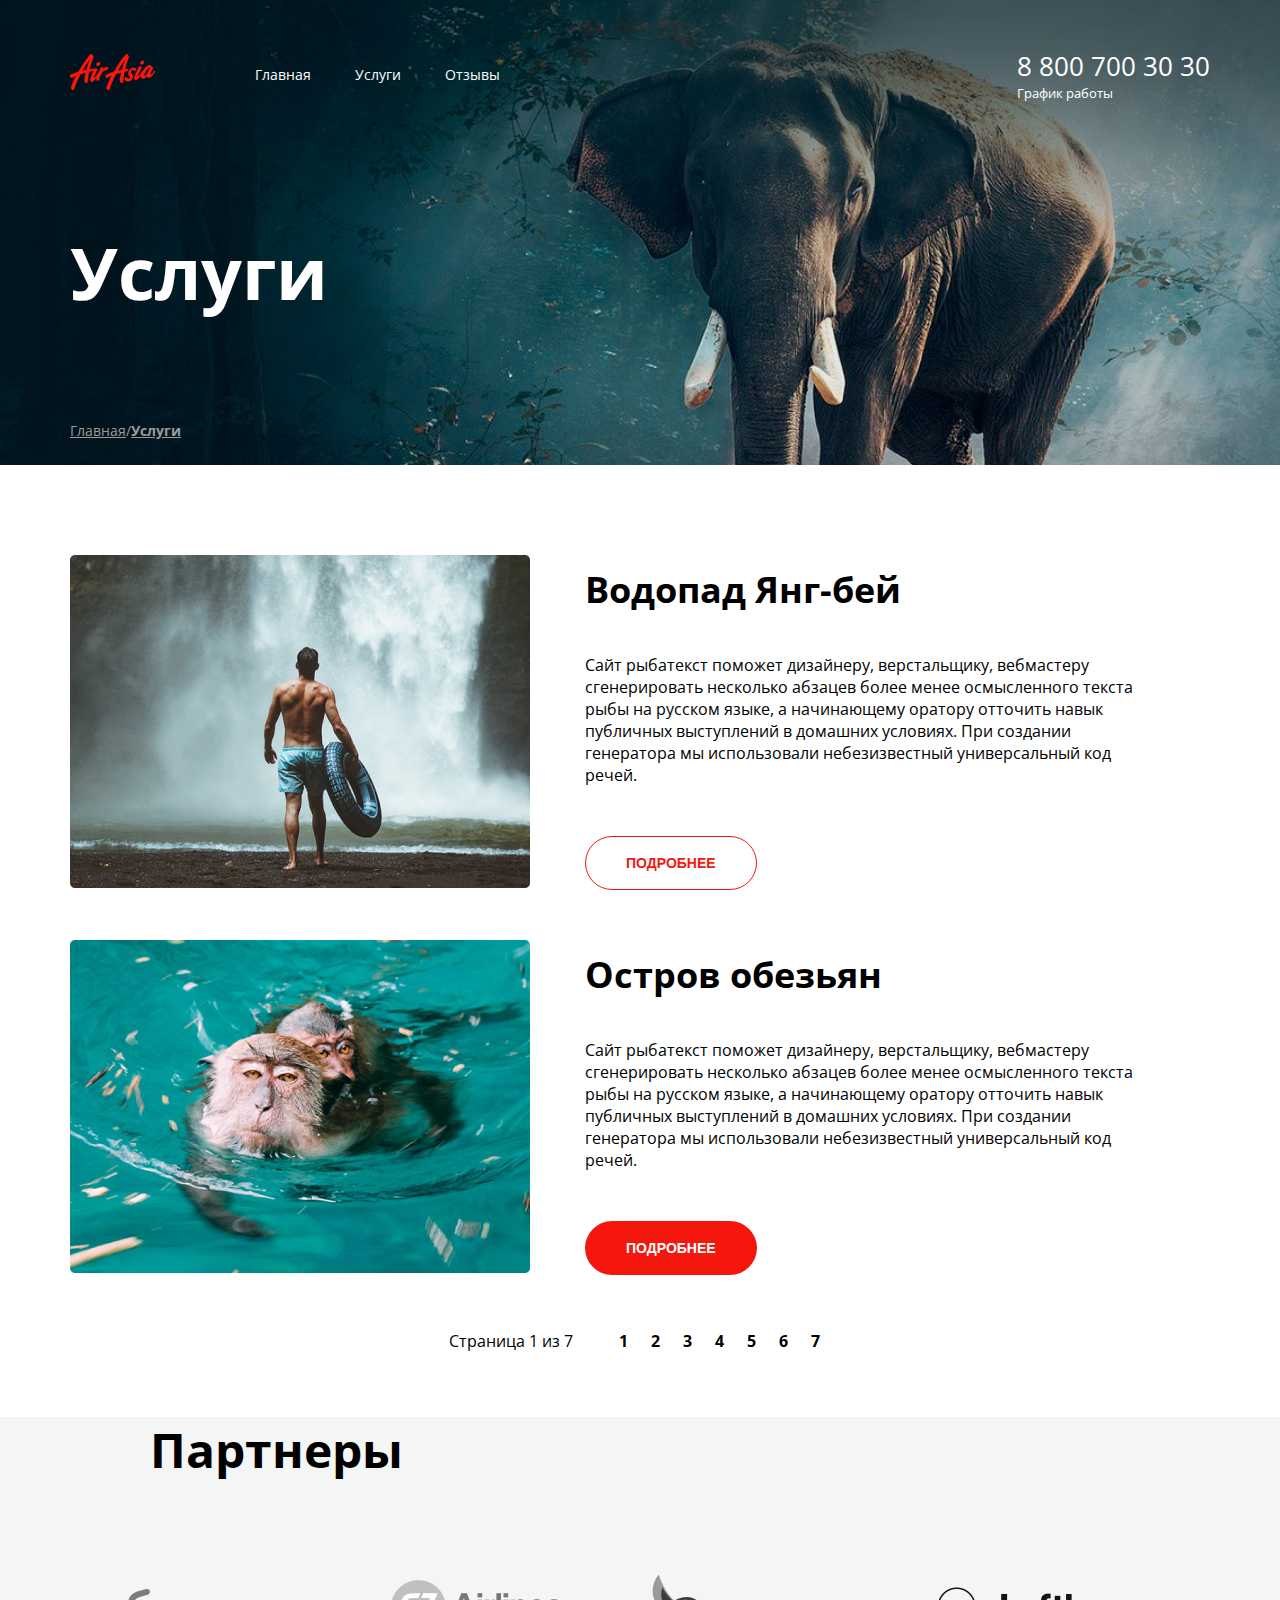
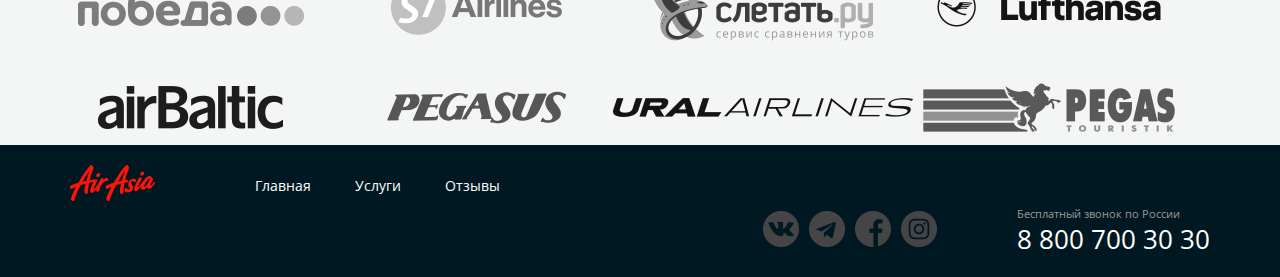
<file: layout/services.html>
<!DOCTYPE html>
<html lang="ru">
<head>
  <meta charset="UTF-8">
  <meta name="viewport" content="width=device-width, initial-scale=1.0">
  <title>Услуги</title>
  <link rel="stylesheet" href="main.css">
</head>
<body>
  <div class="wrapper--services">
    <section class="header__top">
    <div class="container header__top--container">
      <header class="header">
        <div class="header__column">
          <div class="logo">
            <a href="#" class="logo__link">
              <img src="./img/logo.png" alt="Иконка логотипа" class="logo__icon">
            </a>
          </div>
          <nav class="menu">          
            <ul class="menu__list">
                <li class="menu__item"> 
                  <a href="#" class="menu__link">Главная</a>
                </li>
                <li class="menu__item"> 
                  <a href="#" class="menu__link">Услуги</a>
                </li>
                <li class="menu__item"> 
                  <a href="#" class="menu__link">Отзывы</a>
                </li>
            </ul>
          </nav>
        </div>
        <div class="heder__column heder__column--alighn--right">
          <address class="contact">
            <a href="tel:+88007003030" class="contact__phone">8 800 700 30 30</a>
            <div class="contact__hour">График работы</div>
          </address>
        </div>
      </header>
        <h1 class="service__title">Услуги</h1>
        <nav class="breadcrumbs">
          <ul class="breadcrumbs__list">
            <li class="breadcrumbs__item">
              <a href="#" class="breadcrumbs__link">Главная</a>
            </li>
            <li class="breadcrumbs__item breadcrumbs__item--active ">
              <a href="#" class="breadcrumbs__link">Услуги</a>
            </li>
          </ul>
        </nav>
    </section>
      
      <main class="main__page">
        <div class="container">
          <ul class="services__block">
            
            <li class="services__items">
              <div class="services__img">
                <img src="./img/waterfall.png" alt="Водопад" class="services__img--block">
              </div>
              <div class="services__content">
                <h1 class="services__title">Водопад Янг-бей</h1>
                <p class="services__subtitle">Сайт рыбатекст поможет дизайнеру, верстальщику, вебмастеру сгенерировать несколько абзацев более менее осмысленного текста рыбы на русском языке, а начинающему оратору отточить навык публичных выступлений в домашних условиях. При создании генератора мы использовали небезизвестный универсальный код речей. </p>
                  <div class="services__button">
                    <button class="button button--border">Подробнее</button>
                  </div>
                </div>
            </li>
            <li class="services__items">
              <div class="services__img">
                <img src="./img/monkeys.png" alt="Водопад" class="services__img--block">
              </div>
              <div class="services__content">
                <h1 class="services__title">Остров обезьян</h1>
                <p class="services__subtitle">Сайт рыбатекст поможет дизайнеру, верстальщику, вебмастеру сгенерировать несколько абзацев более менее осмысленного текста рыбы на русском языке, а начинающему оратору отточить навык публичных выступлений в домашних условиях. При создании генератора мы использовали небезизвестный универсальный код речей. </p>
                  <div class="services__button">
                    <button class="button">Подробнее</button>
                  </div>
                </div>
            </li>

        </ul>
        <div class="paginator paginator--services">
          <div class="paginator__display paginator__display--services">
            Страница <span class="paginator__display-current">1</span>  из 
            <span class="paginator__display-all">7</span>
          </div>
          <ul class="paginator__list ">
            <li class="paginator__item">
              <a href="#" class="paginator__link paginator__link--services">1</a>
            </li>
            <li class="paginator__item">
              <a href="#" class="paginator__link paginator__link--services">2</a>
            </li>
            <li class="paginator__item">
              <a href="#" class="paginator__link paginator__link--services">3</a>
            </li>
            <li class="paginator__item">
              <a href="#" class="paginator__link paginator__link--services">4</a>
            </li>
            <li class="paginator__item">
              <a href="#" class="paginator__link paginator__link--services">5</a>
            </li>
            <li class="paginator__item">
              <a href="#" class="paginator__link paginator__link--services">6</a>
            </li>
            <li class="paginator__item">
              <a href="#" class="paginator__link paginator__link--services">7</a>
            </li>
          </ul>
        </div>
        </div>

      </main>

      <section class="partners__section partners__section--bg--grey">
        <div class="partners">
          <h2 class="partners__title">
            Партнеры
          </h2>
          <ul class="partners__list">
          
            <li class="partners__item">
              <a href="" class="partners__link">
                <img src="./img/pobeda.png" alt="" class="partners__img">
              </a>
              
            </li>
            <li class="partners__item">
              <a href="" class="partners__link">
                <img src="./img/s7.png" alt="" class="partners__img--partner">
              </a>
              
            </li>
            <li class="partners__item">
              <a href="" class="partners__link">
                <img src="./img/lets-fly.png" alt="" class="partners__img--partner">
              </a>
              
            </li>
            <li class="partners__item">
              <a href="" class="partners__link">
                <img src="./img/lufthansa.png" alt="" class="partners__img--partner">
              </a>
              
            </li>
            <li class="partners__item">
              <a href="" class="partners__link">
                <img src="./img/airbaltic.png" alt="" class="partners__img--partner">
              </a>
              
            </li>
            <li class="partners__item">
              <a href="" class="partners__link">
                <img src="./img/pegasus.png" alt="" class="partners__img--partner">
              </a>
              
            </li>
            <li class="partners__item">
              <a href="" class="partners__link">
                <img src="./img/ural.png" alt="" class="partners__img--partner">
              </a>
              
            </li>
            <li class="partners__item">
              <a href="" class="partners__link">
                <img src="./img/pegas.png" alt="" class="partners__img--partner">
              </a>
  
            </li>
        </ul>
        </div>

      </section>

      <footer class="footer footer--services">
        <div class="container">
          <div class="footer__col">
            <div class="logo">
              <a href="#" class="logo__link">
                <img src="./img/logo.png" alt="Иконка логотипа" class="logo__icon">
              </a>
            </div>
            <nav class="menu menu--footer">          
              <ul class="menu__list">
                <li class="menu__item"> 
                  <a href="#" class="menu__link">Главная</a>
                </li>
                <li class="menu__item"> 
                  <a href="#" class="menu__link">Услуги</a>
                </li>
                <li class="menu__item"> 
                  <a href="#" class="menu__link">Отзывы</a>
                </li>
              </ul>
            </nav>
          </div>
        
          <div class="footer__col footer__col--aligtn--itm--right">
            <div class="socials">
              <ul class="socials__list">
                <li class="socials__item">
                  <a href="#" class="socials__link">
                    <img src="./img/vk.png" alt="иконка VK" class="socials__icon">
                  </a>
                </li>
                <li class="socials__item">
                  <a href="#" class="socials__link">
                    <img src="./img/telegram.png" alt="иконка TELEGRAM" class="socials__icon">
                  </a>
                </li>
                <li class="socials__item">
                  <a href="#" class="socials__link">
                    <img src="./img/f.png" alt="иконка FACEBOOK" class="socials__icon">
                  </a>
                </li>
                <li class="socials__item">
                  <a href="#" class="socials__link">
                    <img src="./img/in.png" alt="иконка INSTAGRAM" class="socials__icon">
                  </a>
                </li>
              </ul>
            </div>
            <address class="contact">
              <div class="contact__call">Бесплатный звонок по России</div>
              <a href="tel:+88007003030" class="contact__phone">8 800 700 30 30</a>
            </address>
          </div>
        </div>

      </footer>
    </div>
  </div>
</body>
</html>
</file>
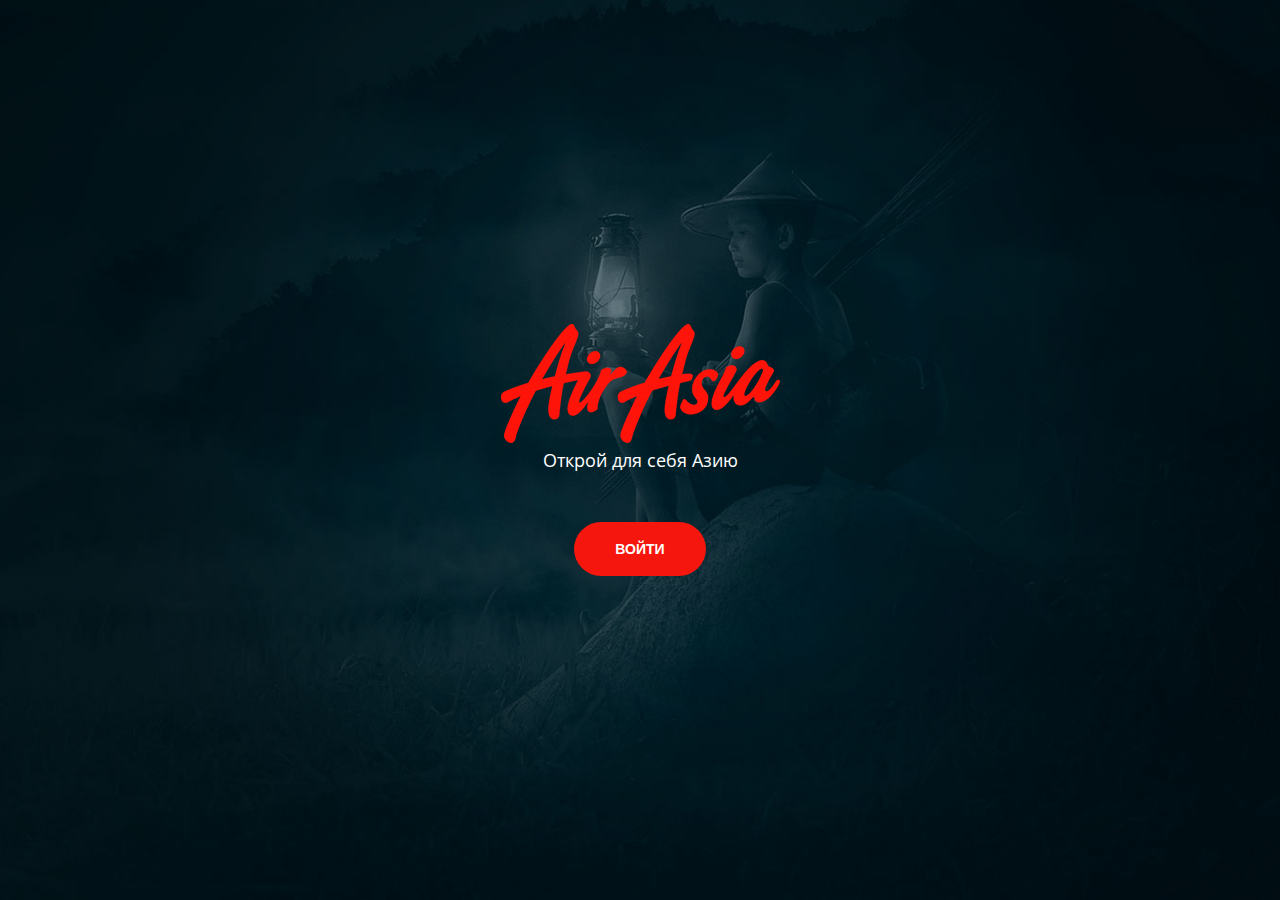
<file: layout/welcome_page.html>
<!DOCTYPE html>
<html lang="ru">
<head>
  <meta charset="UTF-8">
  <meta name="viewport" content="width=device-width, initial-scale=1.0">
  <title>Welcome</title>
  <link rel="stylesheet" href="welcome.css">
</head>
<body>
  <div class="centered-content">
    <img src="./img/main_logo.png" alt="Логотип" class="logo">
    <p class="intro-text">Открой для себя Азию</p>
    <button class="button ">
      <a href="./index.html">Войти</a>
    </button>
  </div>
</body>
</html>
</file>
<file: layout/main.css>
@import url('https://fonts.googleapis.com/css2?family=Open+Sans:wght@400;700&display=swap');

*{
  box-sizing: border-box;
}

body{
  margin: 0;
  font-family: 'Open Sans', sans-serif;

}

.wrapper{
  background-image: url(./img/background.jpg);
  background-repeat: no-repeat; 
  background-size: cover; 
}

.container{
  width: 1140px;
  margin: 0 auto;
}

header{
  display: flex;
  min-height: 123px;
  padding-top: 26.64px;
  justify-content: space-between;
  align-items: center;
  margin-bottom: 100px;
}

.header__column{
  display: flex;
  justify-content: center;
  align-items: center;
}

.heder__column--alighn--right{
  justify-content: flex-end;

}

.logo{
  display: block;
  margin-right: 100px;
}


.menu{
  font-size: 14px;
  font-weight: 400;
}

.menu__item{
  display: inline-block;
  margin-right: 40px;
}

.menu__item:last-child{
  margin-right: 0;
}

address{
  font-style: normal;
}


.contact{
  justify-content: end;
  font-weight: 400;
  right: 0;
}

.contact__phone{
  font-size: 26px;
}

.contact__hour{
  color: #fff;
  font-size: 13px;
}


h1,h2,h3,h4, p{
  margin: 0;
}

a{
  text-decoration: none;
  list-style: none;
  color: #fff;
}

ul, li{
  list-style-type: none;
  margin: 0;
  padding: 0;
}

button{
  border: 1px solid transparent;
  padding: 18px 40px;
  background-color: #fff;
  border-radius: 35px;
  color: #F5170E;
  font-weight: 700;
  font-size: 14px;
  text-transform: uppercase;
  cursor: pointer;

}





.prev{
color: #fff;
max-width: 50%;
}

.prev__title{
  font-weight: 700;
  font-size: 72px;
  line-height: 98.05px;
}

.prev__text{
  font-weight: 400;
  font-size: 18px;
  margin-top: 20px;
  margin-bottom: 30px;
}

.button{
  background-color: #F5170E;
  color: #fff;
}

.hot-tours{
  margin-top: 350px;
  margin-bottom: 100px;
}

.hot-tours__head{
  display: flex;
  margin-bottom: 50px;
}

.hot-tours__title{
  bottom: 30px;
  color: #fff;
  font-weight: 700;
  font-size: 36px;
}

.hot-tours-flame__img{
  margin-left: 10px;
  margin-top: 15px;
  height: 28px;
  width: 21px;
}

.hot-tours__list{
  display: flex;
  justify-content: space-between;
}

.hot-tours__item{
  width:362px;
  min-height: 449px;
  margin-right: 15px;
}

.hot-tours__item:last-child{
  margin-right: 0;
}

.hot-tours__img{
  margin-bottom: -5px;
}

.hot-tours__content{
  padding: 15px 35px 15px 35px;
  background-color: #fff;
  border-bottom-right-radius: 5px;
  border-bottom-left-radius: 5px;
}

.hot-tours__subtitel{
  font-weight: 700;
  font-size: 24px;
  line-height: 33px;
  color: #000;
}

.hot-tours__desc{
  margin-top: 20px;
  display: flex;
}

.hot-tours__desc-block{
  margin-right: 40px;
  display: flex;
  justify-content: space-between;
}

.hot-tours__desc-block:last-child{
  margin-right: 0;
}

.hot-tours__icon{
  margin-right: 10px;
}


.hot-tours__info{
  padding-top: 20px;
  padding-bottom: 20px;
}

.button--border{
  background-color: transparent;
  color: #F5170E;
  border-color: #F5170E;
}

.news{
  margin-bottom: 200px;
}

.news__tittle{
  color: #fff;
  font-weight: 700;
  font-size: 36px;
  line-height: 49.03px;
}

.news__cards{
  display: flex;
  justify-content: space-between;
}

.news__card{
  margin-top: 50px;
  height: 394px;
  margin-right: 15px;
}

.news__card:last-child{
  margin-right: 0px;
}

.singal--cont{
  position: relative;
}

.news__content{
  position: absolute;
  bottom: 8px;
  padding:0 29px;
  color: #fff;
}

.news__date{
  font-weight: 400;
  font-size: 14px;
}

.news__subtitel{

  font-weight: 700;
  font-size: 24px;
}

.news__info{
  font-size:16px ;
  font-weight: 400;
  line-height: 24px;
}

.paginator{
  margin-top: 40px;
  text-align: center;
  display: flex;
  justify-content: center;
  align-items: center;
}

.paginator__list{
  display: flex;
  justify-content: center;
}


.paginator__display{
  color: #fff;
  font-weight: 400;
  font-size: 16px;
  
  margin-right: 35px;
}


.paginator__link{
  display: flex;
  justify-content: center;
  color: #fff;
  font-size: 16px;
  font-weight: 700;
  cursor: pointer;
  width: 32px;
  height: 32px;
  background-color: transparent;
  border-radius: 50%;
  line-height: 32px;
}

.paginator__link:hover{
  background-color: #fff;
  color:#F5170E
}

.about{
  margin-bottom: 150px;
}

.about__img{
  display: inline-block;
  vertical-align: top;
}

.about-sec__img{
  left: 0;
  top: 0;
  position: absolute;
  height: 455px;
  width: 785px;
}

.about__content{
  margin-top: 100px;
  margin-left: -140px;
  width: 785px;
  display: inline-block;
  position: relative;
  padding: 50px;
}

.about-sub__title{
  position: relative;
}

.about__title{
  padding-bottom:60px ;
  font-weight: 700;
  font-size: 36px;
}

.about__subtext{
  padding-right: 150px;
  font-weight: 400;
  font-size: 16px;
  padding-bottom: 90px;
}





.socials{
  left: 750px;
}

.socials__link{
  padding-right: 10px;
}

.socials__list{
  display: flex;
  margin-right: 70px;
}


.menu--footer{
  left: 300px;

}

.contact__call{
  font-size: 11px;
  font-weight: 400;
  color: #9A9A9A;
}

.footer{
  height: 92.64px;
  display: flex;
  align-items: center;
  justify-content: space-between;
}

/*services*/


.header__top{
  min-height: 415px;
  background: url(./img/services-header.png)right 50% top no-repeat;
  background-size: cover; 
  padding-bottom: 25px;
}

.service__title{
  font-weight: 700;
  font-size: 72px;
  color: #fff;
}

.service__title{
  margin-bottom: 100px;
}


.header__top--container{
  display: flex;
  flex:1;
  flex-direction: column;
  justify-content: space-between;
}

.breadcrumbs__list{
  display: flex;
  align-items: start;
}

.breadcrumbs__item{
  display: flex;
  align-items: center;
  font-weight: 400;
  font-size: 14px;
}

.breadcrumbs__item::after{
  content:"/";
  color: #9A9A9A;
}

.breadcrumbs__item:last-child:after{
  display: none;
}

.breadcrumbs__item--active{
  font-weight: 700;
}

.breadcrumbs__link{
  color: #9A9A9A;
  text-decoration: underline;
}

.main__page{
  padding-top: 90px;
}

.conteiner{
  display: flex;
  justify-content: center;
}

.services__block{
  display: flex;
  flex-direction: column;
  align-items: center;
  margin-bottom:40px ;
}

.services__items{
  display: flex;
  min-height: 333px;
  margin-bottom: 40px;
}

.services__items:nth-child(2){
  margin-bottom: 0;
}

.services__content{
  padding: 10px 55px;
}

.services__title{
  font-weight: 700;
  font-size: 36px;
  color: #000;
}

.services__subtitle{
  font-weight: 400;
  font-size: 16px;
  min-height: 136px;
  padding-top: 40px;
  padding-bottom: 50px;
}

.paginator__display--services{
  color: #000;
}

.paginator__link--services{
  color:#000;
}

.paginator__link--services:hover{
  background-color: #F5170E;
  color: #fff;;
}


.partners__section--bg--grey{
  background-color: #F4F5F5;
}

.section__content{
  margin: 0 auto;
  width: 1168px;
  min-height: 537px;
  padding-top: 100px;
}

.paginator--services{
  margin-top: 0;
  padding-bottom: 60px;
}

.partners__title{
  font-weight: 700;
  font-size: 48px;
  margin-bottom: 75px;
  display: flex;
  flex-wrap: wrap;
  margin-left: 150px;
}

.partners__list{
  width: 1139px;
  height: 188px;
  display: flex;
  flex-wrap: wrap;
  margin: 0 auto;
}

.partners__item{
  filter: grayscale(1);
  margin-left: 46px;
}

.partners__item:nth-child(4n+1){
  margin-left: 0;
}

.partners__link{
  width: 240px;
  height: 100px;
  display: flex;
  justify-content: center;
  align-items: center;
}

.partners__item:hover{
  transition: 0.05s;
  filter: grayscale(0);
}

.footer--services{
  background-size: cover;
  background-color: #001821;
  min-height: 132px;
}

.footer--services{
  display: flex;
  align-items: center;
}

.footer__col{
  display: flex;
  align-items: center;
}

.footer__col--aligtn--itm--right{
  justify-content:flex-end ;
  align-items: center;
}
</file>
<file: layout/feedback.css>
@import url('https://fonts.googleapis.com/css2?family=Open+Sans:wght@400;700&display=swap');

body{
  margin: 0;
  font-family: 'Open Sans', sans-serif;
}

h1,h2,h3,h4, p{
  margin: 0;
}

a{
  text-decoration: none;
  list-style: none;
  color: #fff;
}

ul, li{
  list-style-type: none;
  margin: 0;
  padding: 0;
}

.container{
  width: 1140px;
  margin: 0 auto;
  
}

header{
  display: flex;
  min-height: 123px;
  padding-top: 26.64px;
  justify-content: space-between;
  align-items: center;
  margin-bottom: 100px;
}

.header__column{
    display: flex;
    justify-content: center;
    align-items: center;
}

.heder__column--alighn--right{
  justify-content: flex-end;
}

.logo{
  display: block;
  margin-right: 100px;
}

.menu{
  font-size: 14px;
  font-weight: 400;
}

.menu__item{
  display: inline-block;
  margin-right: 40px;
}

.menu__link--active{
  color: #F5170E;
}

.menu__item:last-child{
  margin-right: 0;
}


address{
  font-style: normal;
}

.contact{
  justify-content: end;
  font-weight: 400;
  right: 0;
}

.contact__phone{
  color: #fff;
  font-size: 26px;
}

.contact__hour{
  position: relative;
  display: flex;
  justify-content: end;
  color: #fff;
  font-size: 13px;
  text-decoration: underline;
  transition: .5s;
}

.contact__dropdawn{
  color: #98A4A8;
  transition: .5s;
}

.contact__dropdawn:hover{
  color: #fff;
}

.dropdawn__menu{
  position: absolute;
  display: none;
}

.contact__hour:hover .dropdawn__menu{
  display: block;
  opacity: 1;
}


.contact__dropdawn-triangl{
  width: 10px;
}

.dropdawn__menu::before{
  content: "";
  position: absolute;
  top: 20px;          
  right: 30px;
  transform: translateX(-50%);
  width: 0;
  height: 0;
  border-left: 10px solid transparent;
  border-right: 10px solid transparent;
  border-bottom: 10px solid #EDEDED; 
}



.contact__dropdawn-triangle-text{
  padding: 15px 15px;
  position: absolute;
  top: 25px;
  right: 0px;
  border-radius: 5px;
  background-color: #EDEDED;
  width: 160px;
  height: 40px;
}

.contact__dropdawn-triangle__sub-text{
  display: flex;
  justify-content: center;
  padding-bottom: 5px;
  font-weight: 400;
  font-size: 13px;
  color: #1E1F20;
}

.contact__dropdawn-triangle__sub-text--bold{
  font-weight: 700;
  font-style: 13px;
  color: #1E1F20;
}



.header__top{
  min-height: 415px;
  background: url(./img/services-header.png)right 50% top no-repeat;
  background-size: cover; 
  padding-bottom: 25px;
  
}

.service__title{
  font-weight: 700;
  font-size: 72px;
  color: #fff;
}

.service__title{
  margin-bottom: 100px;
}


.header__top--container{
  display: flex;
  flex:1;
  flex-direction: column;
  justify-content: space-between;
}

.breadcrumbs__list{
  display: flex;
  align-items: start;
}

.breadcrumbs__item{
  display: flex;
  align-items: center;
  font-weight: 400;
  font-size: 14px;
}

.breadcrumbs__item::after{
  content:"/";
  color: #9A9A9A;
}

.breadcrumbs__item:last-child:after{
  display: none;
}

.breadcrumbs__item--active{
  font-weight: 700;
}

.breadcrumbs__link{
  color: #9A9A9A;
  text-decoration: underline;
}

.feedback__main__list{
  column-count: 2;
  column-gap: 30px;
  margin-top: 80px;
  margin-bottom: 70px;
}


.feedback__head{
  display: flex;
  align-items: center;
  margin-bottom: 30px;
}

.feedback__info{
  margin-left: 25px;
}

.feedback__link{
  color: #2E77A4;
  display: flex;
  align-items: center;
  font-weight: 700;
  font-size: 24px;
  margin-bottom: 11px;
  text-decoration: underline;
}

.feedback__item{
  margin-bottom: 20px;
}

.feedback{
  display: inline-flex;
  flex-direction: column;
  padding: 50px 30px;
  background: #f4f5f5;
}

.feedback__link::after{
  content: url(./img/vk-blue.png);
  height: 29px;
}


.feedback__list{
  display: flex;
  align-items: flex-start;
}

.tag{
  font-size: 13px;
  color: #303030;
  padding: 8px 16px;
  border-radius: 50px;
  background-color: #E6E6E6;
}

.tag--color{
  background-color: #B9EAE4;
}

.feedback__title{
  font-weight: 700;
  font-size: 30px;
  margin-bottom: 23px;
}

.feedback__text{
  font-weight: 400;
  font-size: 16px;
  color: #818181;
  margin-bottom: 50px;
}


.feedback__time{
  font-weight: 700;
  font-size: 14px;
}

.paginator{
  margin-top: 40px;
  text-align: center;
  display: flex;
  justify-content: center;
  align-items: center;
}

.paginator__list{
  display: flex;
  justify-content: center;
}


.paginator__display{
  color: #fff;
  font-weight: 400;
  font-size: 16px;
  margin-right: 35px;
}


.paginator__link{
  display: flex;
  justify-content: center;
  color: #fff;
  font-size: 16px;
  font-weight: 700;
  cursor: pointer;
  width: 32px;
  height: 32px;
  background-color: transparent;
  border-radius: 50%;
  line-height: 32px;
}

.paginator__display--services{
  color: #000;
}

.paginator__link--services{
  color:#000;
}

.paginator__link--services:hover{
  background-color: #F5170E;
  color: #fff;;
}


.banner{
  background: url(./img/banner.png) center center no-repeat;
  min-height: 365px;
  display: flex;
  flex-direction: column;
  justify-content: center;
  margin-top: 80px;
}

.banner__content{
  max-width: 50%;
}

.banner__title{
  font-weight: 700;
  font-size: 48px;
  color: #fff;
}

.form__section{

  background:#F4F5F5;
  padding-top: 80px;
}

.form__section__title{
  font-weight: 700;
  font-size: 48px;
  color: #1A1B1E;
}

.form{
  margin-top: 50px;
}

.form__place{
  display: flex;
  margin-bottom: 30px;
}

.form__input{
  flex:1;
  margin-right: 30px;
  border-radius: 4px;
  border: none;
  background: #fff;
  padding: 22px 30px ;
  font-size: 18px;
  color: #000;
}

.form__input::placeholder{
  color: #666;

}

.form__input:last-child{
  margin-right: 0;
}

.form__input--textarea{
  height: 235px;
}

.form__control{
  display: flex;

}

.form__control-title{
  width: 35%;
  padding-left: 30px;
}

.form__control-list{
  flex: 1;
  display: flex;
  flex-wrap: wrap;
}

.form__control-item{
  margin-bottom: 10px;
  margin-right: 10px;
}

.form__elements{
  cursor: pointer;
}

.form__checkbox:checked ~ .form__tag{
  background: #B9EAE4;
}

.form__checkbox{
  display: none;
}

.form__button{
  margin-top: 30px;
  display: flex;
  justify-content: flex-end;
  margin-right: 10px;
}


button{
  margin-bottom: 90px;
  border: 1px solid transparent;
  padding: 18px 40px;
  background-color: #8E8E8E;
  border-radius: 35px;
  color: #fff;
  font-weight: 700;
  font-size: 14px;
  text-transform: uppercase;
  cursor: pointer;
  transition: .5s;
}

.button:hover{
  background-color: #2B2B2B;
}

.form__button--color--red{
  background-color: #F5170E;
  transition: .5s;
}

.form__button--color--red:hover{
  background-color: #F5170E;
}

.footer{
  height: 92.64px;
  display: flex;
  align-items: center;
  justify-content: space-between;
}

.footer--services{
  background-size: cover;
  background-color: #001821;
  min-height: 132px;
}

.container--footer{
  display: flex;
  align-items: center;
  justify-content: space-between;
}

.footer__col{
  display: flex;
  align-items: center;
}

.footer__col--aligtn--itm--right{
  justify-content:flex-end ;
  align-items: center;
}


.socials{
  left: 750px;
}

.socials__link--tg{
  position: relative;
}

.socials__link--tg::after{
  content: "";
  position: absolute;
  top: 50%;
  left: 50%;
  transform: translate(-50%, -50%);
  width: 36px; height: 36px;
  background: url('./img/css_sprites.png') -178px -10px;
}

.socials__link--tg:hover::after{
  width: 36px; height: 36px;
  background: url('./img/css_sprites.png') -122px -122px ;
}

.socials__link--vk{
  position: relative;
}

.socials__link--vk::after{
  content: "";
  position: absolute;
  top: 50%;
  left: 50%;
  transform: translate(-50%, -50%);
  width: 36px; height: 36px;
  background: url('./img/css_sprites.png') -178px -66px;
}

.socials__link--vk:hover::after{
  width: 36px; height: 36px;
  background: url('./img/css_sprites.png') -122px -10px ;
}

.socials__link--fb{
  position: relative;
}

.socials__link--fb::after{
  content: "";
  position: absolute;
  top: 50%;
  left: 50%;
  transform: translate(-50%, -50%);
  width: 36px; height: 36px;
  background: url('./img/css_sprites.png') -178px -122px;
}

.socials__link--fb:hover::after{
  width: 36px; height: 36px;
  background: url('./img/css_sprites.png') -122px -66px ;
}

.socials__link--in{
  position: relative;
}

.socials__link--in::after{
  content: "";
  position: absolute;
  top: 50%;
  left: 50%;
  transform: translate(-50%, -50%);
  width: 36px; height: 36px;
  background: url('./img/css_sprites.png') -10px -122px;
}

.socials__link--in:hover::after{
  width: 36px; height: 36px;
  background: url('./img/css_sprites.png') -66px -122px ;
}

.socials__link{
  padding-right: 10px;
  margin-right: 30px;
}

.socials__list{
  display: flex;
  margin-right: 70px;
}


.menu--footer{
  left: 300px;

}

.contact__call{
  font-size: 11px;
  font-weight: 400;
  color: #9A9A9A;
}
</file>
<file: layout/welcome.css>
@import url('https://fonts.googleapis.com/css2?family=Open+Sans:wght@400;700&display=swap');

body, html {
  margin: 0;
  padding: 0;
  height: 100%;
  font-family: 'Open Sans', sans-serif;
}

a{
  color: #fff;
  text-decoration: none;
}

body {
  background-image: url('./img/bg.png');
  background-size: cover;
  background-position: center;
  background-repeat: no-repeat;
  display: flex;
  justify-content: center;
  align-items: center;
}

.centered-content {
  text-align: center;
  animation: bounce 1s ease-in-out;
}

@keyframes bounce {
  0% {
    transform: scale(0.3) ;
    opacity: 0;
}
50% {
    transform: scale(1.05) ;
    opacity: 1;
}
70% {
    transform: scale(0.95);
}
100% {
    transform: scale(1);
    opacity: 1;
}
}
.intro-text {
  margin-top: 0;
  font-weight: 400;
  font-size: 18px;
  color: #FFFFFF;
  margin-bottom: 50px; 
}



button{
  border: 1px solid transparent;
  padding: 18px 40px;
  background-color: #F5170E;
  border-radius: 35px;
  color: #fff;
  font-weight: 700;
  font-size: 14px;
  text-transform: uppercase;
  cursor: pointer;
  transition: .5s;
}

.button:hover{
  background: #DA0100;
}
</file>
<file: layout_2/layout_2/css/main.css>
@import url("https://fonts.googleapis.com/css2?family=Alegreya+Sans&family=Play:wght@400;700&display=swap");
@import url(./normalize.css);
@import url(./main.css);
@import url(./prev.css);
@import url(./features.css);
@import url(./feedback.css);
@import url(./order.css);
@import url(./radio.css);
@import url(./fixed_menu.css);
li {
  list-style: none;
}

a {
  text-decoration: none;
}

ul {
  padding-left: 0;
}

h1 {
  margin: 0;
}

p {
  margin: 0;
}

body {
  margin: 0;
  position: relative;
}
</file>
